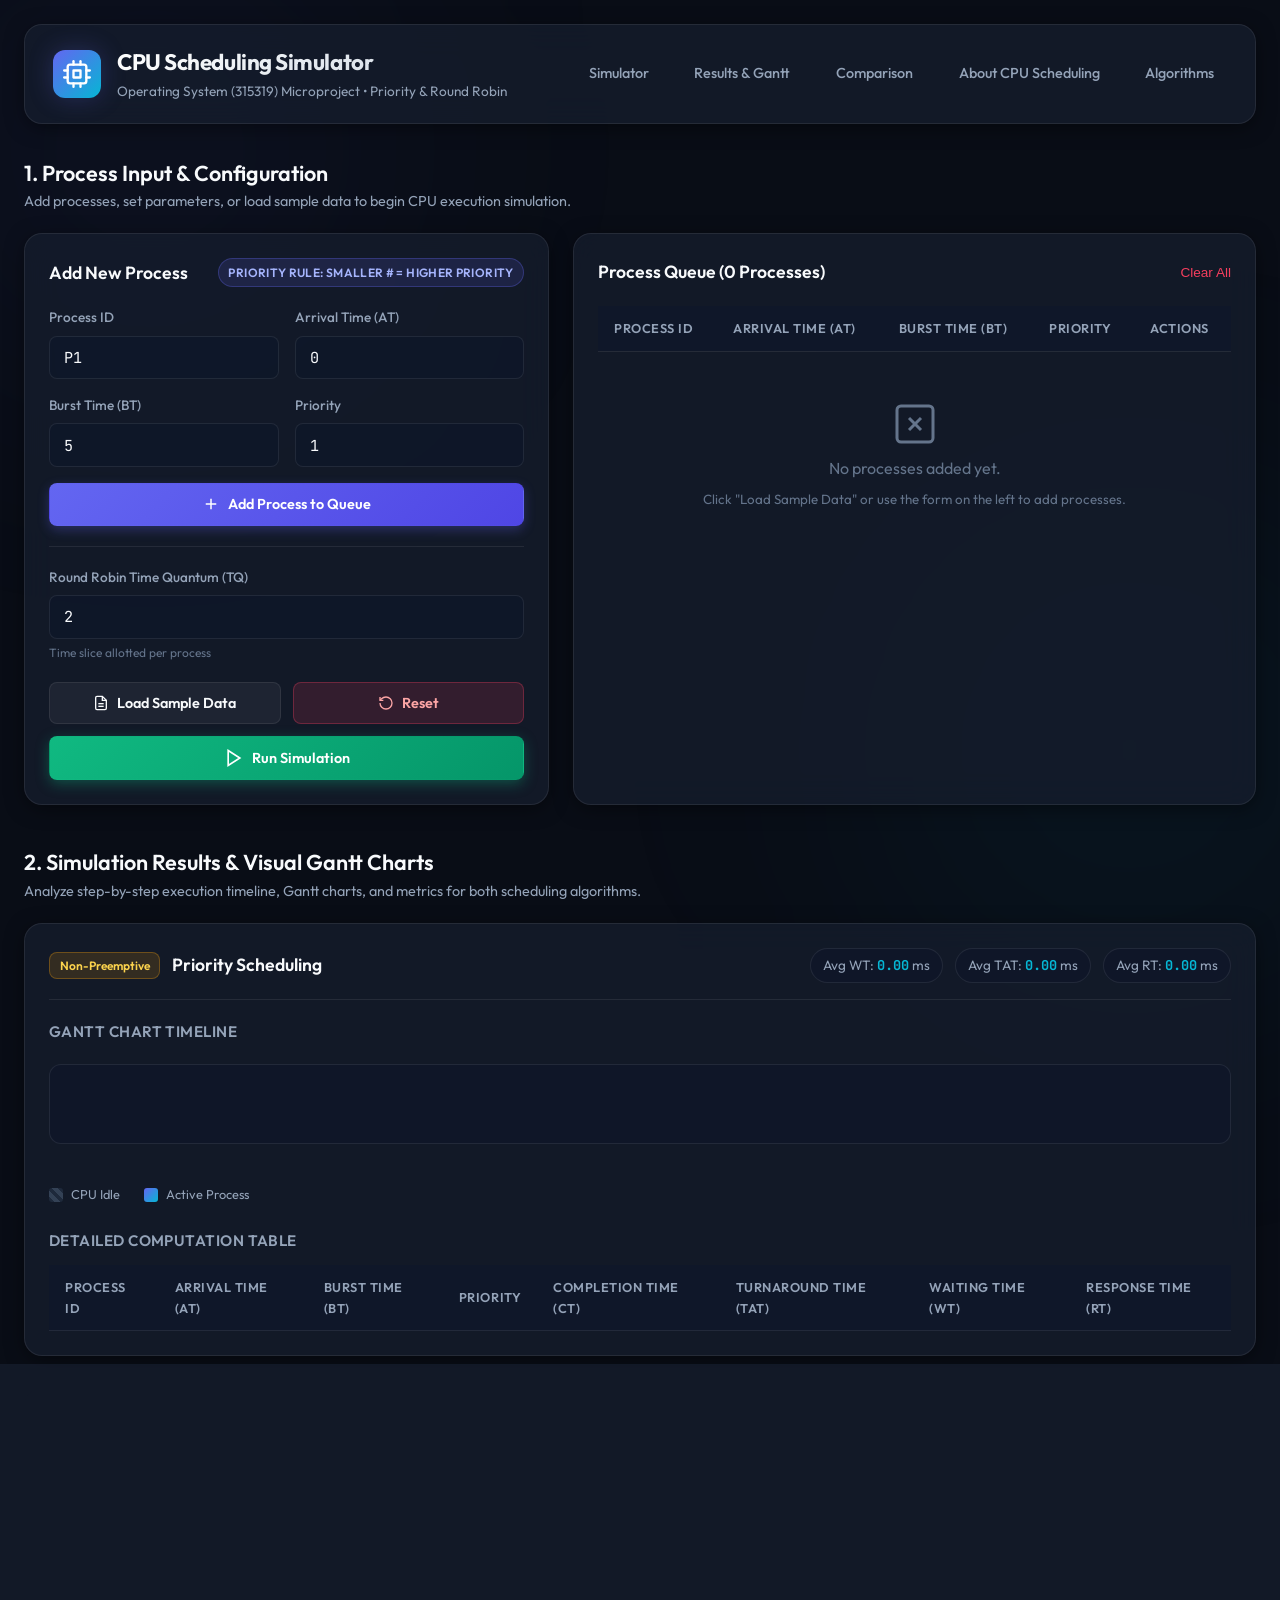
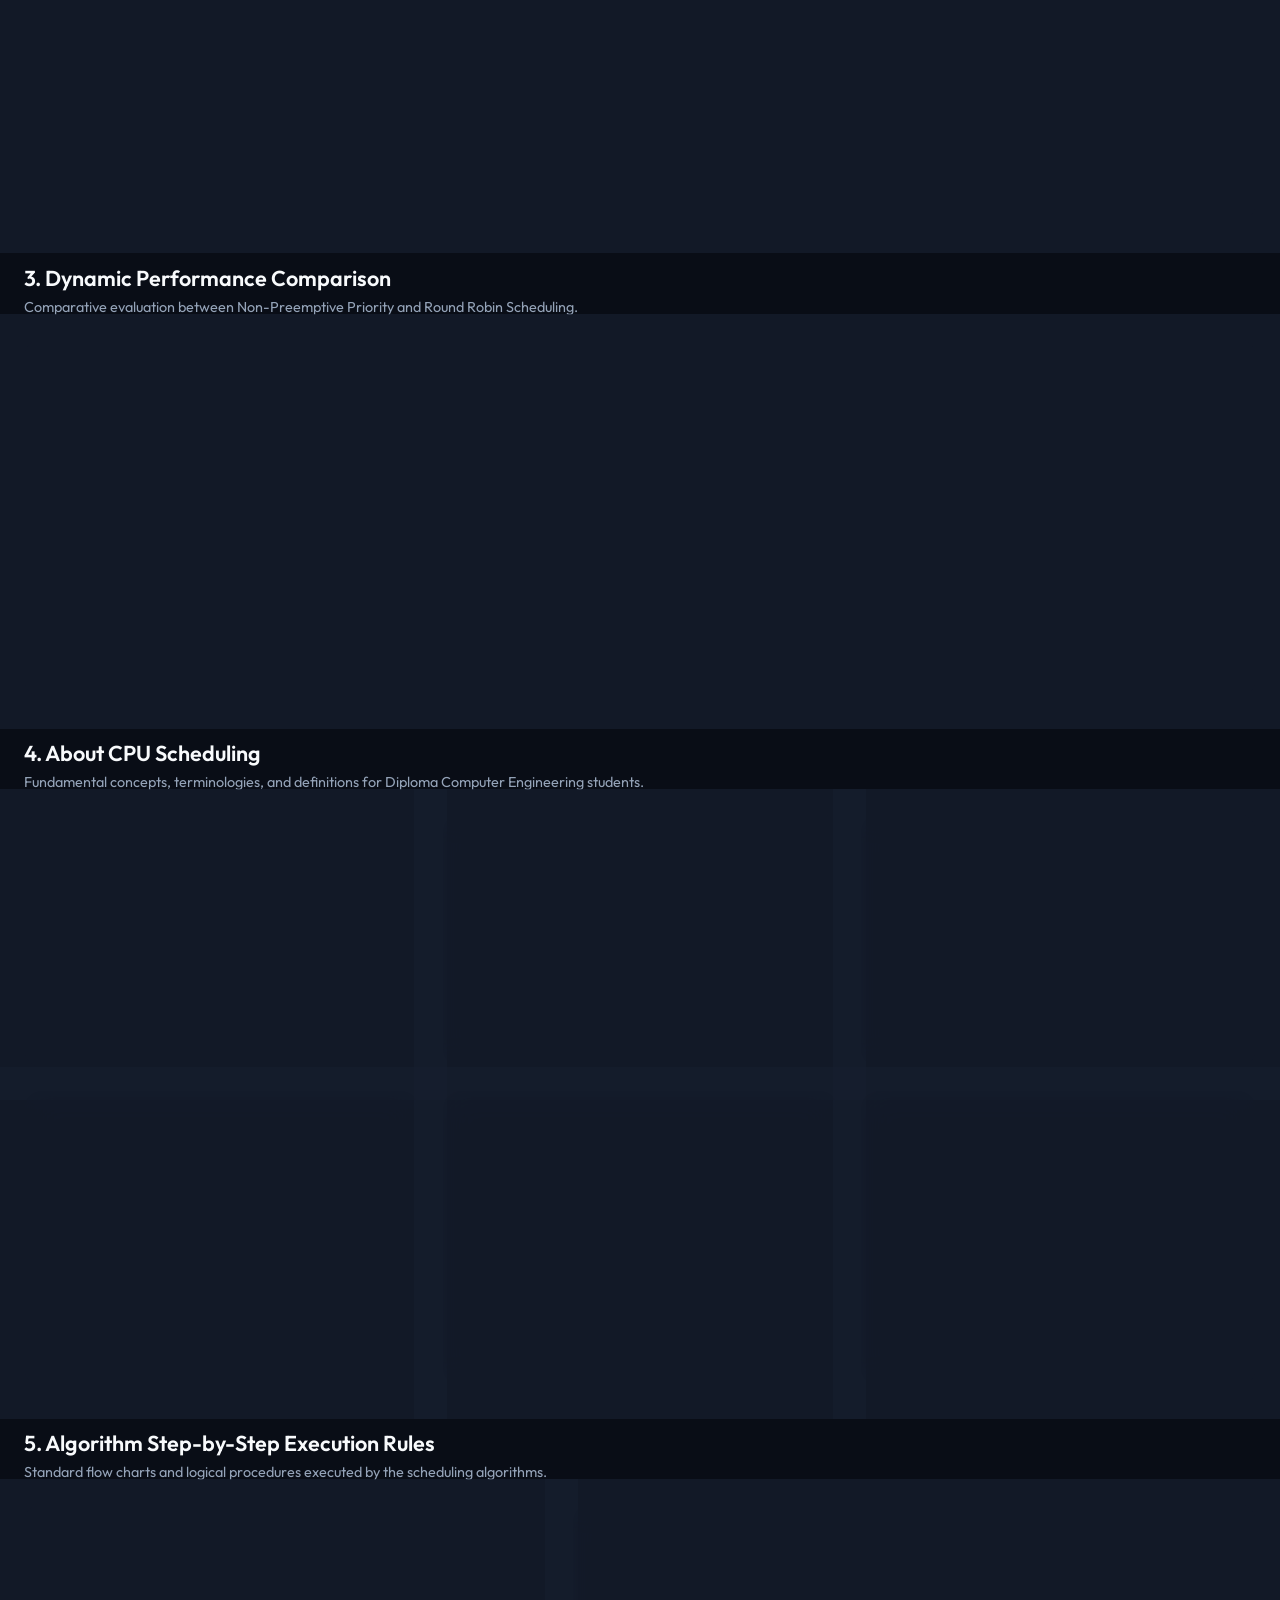
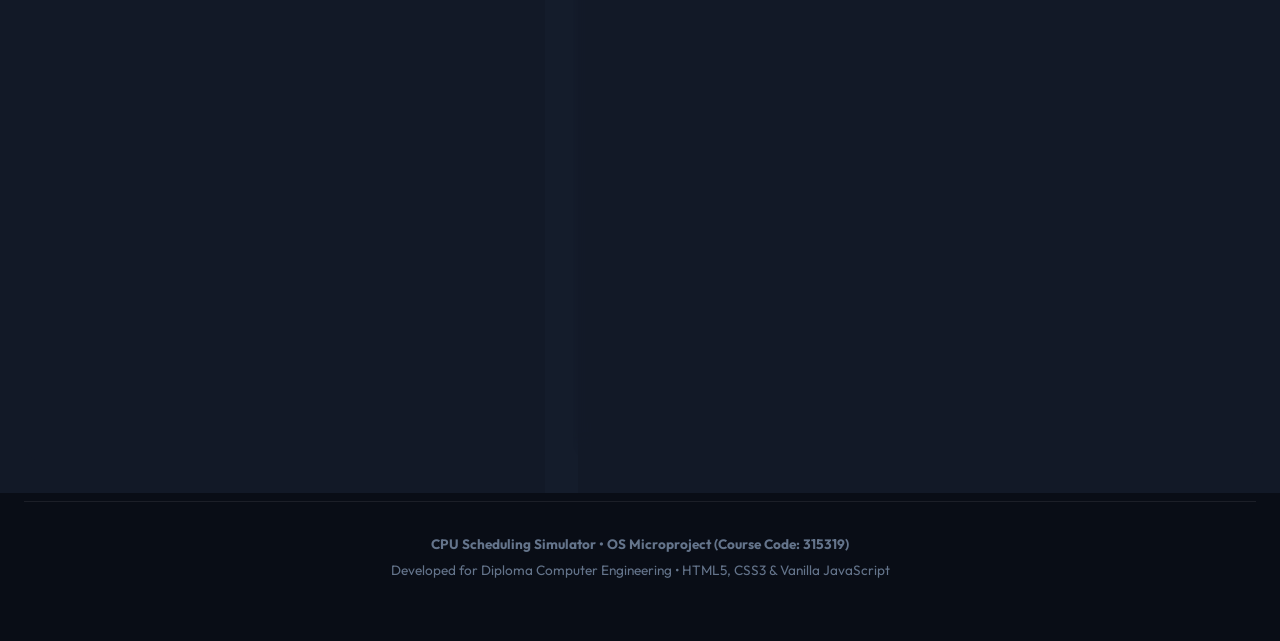
<file: index.html>
<!DOCTYPE html>
<html lang="en">
<head>
    <meta charset="UTF-8">
    <meta name="viewport" content="width=device-width, initial-scale=1.0">
    <title>CPU Scheduling Simulator | OS Microproject (315319)</title>
    <meta name="description" content="Interactive CPU Scheduling Simulator for Priority Scheduling and Round Robin algorithms created for OS Microproject 315319.">
    <!-- Google Fonts -->
    <link rel="preconnect" href="https://fonts.googleapis.com">
    <link rel="preconnect" href="https://fonts.gstatic.com" crossorigin>
    <link href="https://fonts.googleapis.com/css2?family=Outfit:wght@300;400;500;600;700&family=JetBrains+Mono:wght@400;600&display=swap" rel="stylesheet">
    <link rel="stylesheet" href="style.css">
</head>
<body>
    <!-- Background Decorator Gradients -->
    <div class="bg-glow glow-1"></div>
    <div class="bg-glow glow-2"></div>

    <div class="app-container">
        <!-- Header -->
        <header class="main-header">
            <div class="logo-area">
                <div class="logo-icon">
                    <svg width="28" height="28" viewBox="0 0 24 24" fill="none" stroke="currentColor" stroke-width="2" stroke-linecap="round" stroke-linejoin="round">
                        <rect x="4" y="4" width="16" height="16" rx="2" ry="2"></rect>
                        <rect x="9" y="9" width="6" height="6"></rect>
                        <line x1="9" y1="1" x2="9" y2="4"></line>
                        <line x1="15" y1="1" x2="15" y2="4"></line>
                        <line x1="9" y1="20" x2="9" y2="23"></line>
                        <line x1="15" y1="20" x2="15" y2="23"></line>
                        <line x1="20" y1="9" x2="23" y2="9"></line>
                        <line x1="20" y1="15" x2="23" y2="15"></line>
                        <line x1="1" y1="9" x2="4" y2="9"></line>
                        <line x1="1" y1="15" x2="4" y2="15"></line>
                    </svg>
                </div>
                <div>
                    <h1>CPU Scheduling Simulator</h1>
                    <p class="subtitle">Operating System (315319) Microproject • Priority & Round Robin</p>
                </div>
            </div>
            <nav class="nav-links">
                <a href="#input-section">Simulator</a>
                <a href="#results-section">Results & Gantt</a>
                <a href="#comparison-section">Comparison</a>
                <a href="#education-section">About CPU Scheduling</a>
                <a href="#algorithm-section">Algorithms</a>
            </nav>
        </header>

        <!-- Notification / Alert Toast -->
        <div id="toast-container" class="toast-container"></div>

        <!-- Input & Control Dashboard -->
        <section id="input-section" class="dashboard-section">
            <div class="section-header">
                <h2>1. Process Input & Configuration</h2>
                <p>Add processes, set parameters, or load sample data to begin CPU execution simulation.</p>
            </div>

            <div class="grid-layout two-column">
                <!-- Left Input Controls & Add Form -->
                <div class="glass-card">
                    <div class="card-header">
                        <h3>Add New Process</h3>
                        <span class="badge info-badge">Priority Rule: Smaller # = Higher Priority</span>
                    </div>

                    <form id="add-process-form" class="process-form">
                        <div class="form-row">
                            <div class="form-group">
                                <label for="process-id">Process ID</label>
                                <input type="text" id="process-id" placeholder="e.g. P1" required>
                            </div>
                            <div class="form-group">
                                <label for="arrival-time">Arrival Time (AT)</label>
                                <input type="number" id="arrival-time" min="0" value="0" step="1" required>
                            </div>
                        </div>

                        <div class="form-row">
                            <div class="form-group">
                                <label for="burst-time">Burst Time (BT)</label>
                                <input type="number" id="burst-time" min="1" value="5" step="1" required>
                            </div>
                            <div class="form-group">
                                <label for="priority">Priority</label>
                                <input type="number" id="priority" min="1" value="1" step="1" required>
                            </div>
                        </div>

                        <button type="submit" class="btn btn-primary full-width">
                            <svg width="18" height="18" viewBox="0 0 24 24" fill="none" stroke="currentColor" stroke-width="2"><line x1="12" y1="5" x2="12" y2="19"></line><line x1="5" y1="12" x2="19" y2="12"></line></svg>
                            Add Process to Queue
                        </button>
                    </form>

                    <hr class="divider">

                    <!-- Global Config & Action Controls -->
                    <div class="global-config">
                        <div class="form-group">
                            <label for="time-quantum">Round Robin Time Quantum (TQ)</label>
                            <div class="input-with-hint">
                                <input type="number" id="time-quantum" min="1" value="2" step="1" required>
                                <small>Time slice allotted per process</small>
                            </div>
                        </div>

                        <div class="action-buttons-grid">
                            <button id="btn-sample-data" class="btn btn-secondary">
                                <svg width="16" height="16" viewBox="0 0 24 24" fill="none" stroke="currentColor" stroke-width="2"><path d="M14 2H6a2 2 0 0 0-2 2v16a2 2 0 0 0 2 2h12a2 2 0 0 0 2-2V8z"></path><polyline points="14 2 14 8 20 8"></polyline><line x1="16" y1="13" x2="8" y2="13"></line><line x1="16" y1="17" x2="8" y2="17"></line></svg>
                                Load Sample Data
                            </button>
                            <button id="btn-reset" class="btn btn-danger">
                                <svg width="16" height="16" viewBox="0 0 24 24" fill="none" stroke="currentColor" stroke-width="2"><path d="M3 12a9 9 0 1 0 9-9 9.75 9.75 0 0 0-6.74 2.74L3 8"></path><path d="M3 3v5h5"></path></svg>
                                Reset
                            </button>
                            <button id="btn-run-simulation" class="btn btn-success span-2">
                                <svg width="20" height="20" viewBox="0 0 24 24" fill="none" stroke="currentColor" stroke-width="2"><polygon points="5 3 19 12 5 21 5 3"></polygon></svg>
                                Run Simulation
                            </button>
                        </div>
                    </div>
                </div>

                <!-- Right Process Table View -->
                <div class="glass-card">
                    <div class="card-header">
                        <h3>Process Queue (<span id="process-count">0</span> Processes)</h3>
                        <button id="btn-clear-all" class="btn-text danger-text">Clear All</button>
                    </div>

                    <div class="table-responsive">
                        <table class="styled-table" id="process-input-table">
                            <thead>
                                <tr>
                                    <th>Process ID</th>
                                    <th>Arrival Time (AT)</th>
                                    <th>Burst Time (BT)</th>
                                    <th>Priority</th>
                                    <th>Actions</th>
                                </tr>
                            </thead>
                            <tbody id="process-table-body">
                                <!-- Process rows rendered via JS -->
                            </tbody>
                        </table>
                        <div id="empty-state" class="empty-state">
                            <svg width="48" height="48" viewBox="0 0 24 24" fill="none" stroke="currentColor" stroke-width="1.5"><rect x="3" y="3" width="18" height="18" rx="2" ry="2"></rect><line x1="9" y1="9" x2="15" y2="15"></line><line x1="15" y1="9" x2="9" y2="15"></line></svg>
                            <p>No processes added yet.</p>
                            <small>Click "Load Sample Data" or use the form on the left to add processes.</small>
                        </div>
                    </div>
                </div>
            </div>
        </section>

        <!-- Simulation Results & Gantt Charts Section -->
        <section id="results-section" class="dashboard-section">
            <div class="section-header">
                <h2>2. Simulation Results & Visual Gantt Charts</h2>
                <p>Analyze step-by-step execution timeline, Gantt charts, and metrics for both scheduling algorithms.</p>
            </div>

            <!-- Priority Scheduling Card -->
            <div class="glass-card result-card margin-bottom-lg">
                <div class="card-header border-bottom">
                    <div class="algo-title">
                        <span class="algo-tag priority-tag">Non-Preemptive</span>
                        <h3>Priority Scheduling</h3>
                    </div>
                    <div class="metrics-summary" id="priority-metrics-summary">
                        <span class="metric-pill">Avg WT: <strong id="p-avg-wt">0.00</strong> ms</span>
                        <span class="metric-pill">Avg TAT: <strong id="p-avg-tat">0.00</strong> ms</span>
                        <span class="metric-pill">Avg RT: <strong id="p-avg-rt">0.00</strong> ms</span>
                    </div>
                </div>

                <div class="gantt-container-wrapper">
                    <h4 class="sub-heading">Gantt Chart Timeline</h4>
                    <div class="gantt-chart-scroll">
                        <div id="priority-gantt" class="gantt-chart">
                            <!-- Gantt blocks generated by JS -->
                        </div>
                    </div>
                    <div class="gantt-legend">
                        <span class="legend-item"><span class="legend-box idle-box"></span> CPU Idle</span>
                        <span class="legend-item"><span class="legend-box process-box"></span> Active Process</span>
                    </div>
                </div>

                <h4 class="sub-heading">Detailed Computation Table</h4>
                <div class="table-responsive">
                    <table class="styled-table result-table">
                        <thead>
                            <tr>
                                <th>Process ID</th>
                                <th>Arrival Time (AT)</th>
                                <th>Burst Time (BT)</th>
                                <th>Priority</th>
                                <th>Completion Time (CT)</th>
                                <th>Turnaround Time (TAT)</th>
                                <th>Waiting Time (WT)</th>
                                <th>Response Time (RT)</th>
                            </tr>
                        </thead>
                        <tbody id="priority-result-body">
                            <!-- Results generated by JS -->
                        </tbody>
                    </table>
                </div>
            </div>

            <!-- Round Robin Card -->
            <div class="glass-card result-card">
                <div class="card-header border-bottom">
                    <div class="algo-title">
                        <span class="algo-tag rr-tag">Preemptive</span>
                        <h3>Round Robin Scheduling (Time Quantum = <span id="display-tq">2</span>)</h3>
                    </div>
                    <div class="metrics-summary" id="rr-metrics-summary">
                        <span class="metric-pill">Avg WT: <strong id="rr-avg-wt">0.00</strong> ms</span>
                        <span class="metric-pill">Avg TAT: <strong id="rr-avg-tat">0.00</strong> ms</span>
                        <span class="metric-pill">Avg RT: <strong id="rr-avg-rt">0.00</strong> ms</span>
                    </div>
                </div>

                <div class="gantt-container-wrapper">
                    <h4 class="sub-heading">Gantt Chart Timeline</h4>
                    <div class="gantt-chart-scroll">
                        <div id="rr-gantt" class="gantt-chart">
                            <!-- Gantt blocks generated by JS -->
                        </div>
                    </div>
                    <div class="gantt-legend">
                        <span class="legend-item"><span class="legend-box idle-box"></span> CPU Idle</span>
                        <span class="legend-item"><span class="legend-box process-box"></span> Active Process</span>
                    </div>
                </div>

                <h4 class="sub-heading">Detailed Computation Table</h4>
                <div class="table-responsive">
                    <table class="styled-table result-table">
                        <thead>
                            <tr>
                                <th>Process ID</th>
                                <th>Arrival Time (AT)</th>
                                <th>Burst Time (BT)</th>
                                <th>Priority</th>
                                <th>Completion Time (CT)</th>
                                <th>Turnaround Time (TAT)</th>
                                <th>Waiting Time (WT)</th>
                                <th>Response Time (RT)</th>
                            </tr>
                        </thead>
                        <tbody id="rr-result-body">
                            <!-- Results generated by JS -->
                        </tbody>
                    </table>
                </div>
            </div>
        </section>

        <!-- Performance Comparison Section -->
        <section id="comparison-section" class="dashboard-section">
            <div class="section-header">
                <h2>3. Dynamic Performance Comparison</h2>
                <p>Comparative evaluation between Non-Preemptive Priority and Round Robin Scheduling.</p>
            </div>

            <div class="glass-card">
                <div class="comparison-grid">
                    <!-- Average Waiting Time Comparison -->
                    <div class="comparison-card">
                        <h4>Average Waiting Time (WT)</h4>
                        <div class="stat-bars">
                            <div class="stat-row">
                                <span class="stat-label">Priority Scheduling</span>
                                <span class="stat-val" id="comp-p-wt">0.00 ms</span>
                                <div class="bar-bg"><div class="bar-fill priority-bar" id="bar-p-wt" style="width: 0%;"></div></div>
                            </div>
                            <div class="stat-row">
                                <span class="stat-label">Round Robin</span>
                                <span class="stat-val" id="comp-rr-wt">0.00 ms</span>
                                <div class="bar-bg"><div class="bar-fill rr-bar" id="bar-rr-wt" style="width: 0%;"></div></div>
                            </div>
                        </div>
                    </div>

                    <!-- Average Turnaround Time Comparison -->
                    <div class="comparison-card">
                        <h4>Average Turnaround Time (TAT)</h4>
                        <div class="stat-bars">
                            <div class="stat-row">
                                <span class="stat-label">Priority Scheduling</span>
                                <span class="stat-val" id="comp-p-tat">0.00 ms</span>
                                <div class="bar-bg"><div class="bar-fill priority-bar" id="bar-p-tat" style="width: 0%;"></div></div>
                            </div>
                            <div class="stat-row">
                                <span class="stat-label">Round Robin</span>
                                <span class="stat-val" id="comp-rr-tat">0.00 ms</span>
                                <div class="bar-bg"><div class="bar-fill rr-bar" id="bar-rr-tat" style="width: 0%;"></div></div>
                            </div>
                        </div>
                    </div>
                </div>

                <!-- Dynamic Conclusion Banner -->
                <div class="conclusion-box" id="conclusion-box">
                    <div class="conclusion-icon">
                        <svg width="24" height="24" viewBox="0 0 24 24" fill="none" stroke="currentColor" stroke-width="2"><circle cx="12" cy="12" r="10"></circle><line x1="12" y1="16" x2="12" y2="12"></line><line x1="12" y1="8" x2="12.01" y2="8"></line></svg>
                    </div>
                    <div>
                        <h4 id="conclusion-title">Algorithm Performance Analysis</h4>
                        <p id="conclusion-text">Run the simulation to see dynamic performance comparison results based on your process queue input.</p>
                    </div>
                </div>
            </div>
        </section>

        <!-- Educational Explanation Section -->
        <section id="education-section" class="dashboard-section">
            <div class="section-header">
                <h2>4. About CPU Scheduling</h2>
                <p>Fundamental concepts, terminologies, and definitions for Diploma Computer Engineering students.</p>
            </div>

            <div class="grid-layout three-column">
                <div class="glass-card edu-card">
                    <div class="edu-icon"><svg width="24" height="24" viewBox="0 0 24 24" fill="none" stroke="currentColor" stroke-width="2"><rect x="2" y="3" width="20" height="14" rx="2" ry="2"></rect><line x1="8" y1="21" x2="16" y2="21"></line><line x1="12" y1="17" x2="12" y2="21"></line></svg></div>
                    <h3>What is CPU Scheduling?</h3>
                    <p>CPU Scheduling is the process by which the Operating System decides which process in the ready queue gets access to the CPU for execution, maximizing CPU utilization and system throughput.</p>
                </div>

                <div class="glass-card edu-card">
                    <div class="edu-icon"><svg width="24" height="24" viewBox="0 0 24 24" fill="none" stroke="currentColor" stroke-width="2"><line x1="18" y1="20" x2="18" y2="10"></line><line x1="12" y1="20" x2="12" y2="4"></line><line x1="6" y1="20" x2="6" y2="14"></line></svg></div>
                    <h3>Priority Scheduling</h3>
                    <p>Each process is assigned a priority value. The CPU is allocated to the process with the highest priority (in our simulator, smaller priority number = higher priority). In non-preemptive mode, once running, it executes till completion.</p>
                </div>

                <div class="glass-card edu-card">
                    <div class="edu-icon"><svg width="24" height="24" viewBox="0 0 24 24" fill="none" stroke="currentColor" stroke-width="2"><polyline points="23 4 23 10 17 10"></polyline><path d="M20.49 15a9 9 0 1 1-2.12-9.36L23 10"></path></svg></div>
                    <h3>Round Robin (RR)</h3>
                    <p>A preemptive algorithm designed for time-sharing systems. Each process is given a small fixed slice of CPU time called a <strong>Time Quantum</strong>. If incomplete, it is moved to the back of the ready queue.</p>
                </div>

                <div class="glass-card edu-card">
                    <div class="edu-icon"><svg width="24" height="24" viewBox="0 0 24 24" fill="none" stroke="currentColor" stroke-width="2"><path d="M16 21v-2a4 4 0 0 0-4-4H5a4 4 0 0 0-4 4v2"></path><circle cx="8.5" cy="7" r="4"></circle><polyline points="17 11 19 13 23 9"></polyline></svg></div>
                    <h3>Preemptive vs Non-Preemptive</h3>
                    <p><strong>Preemptive:</strong> The OS can interrupt a running process before it finishes (e.g., Round Robin).<br><strong>Non-Preemptive:</strong> Once a process starts CPU execution, it holds the CPU until it finishes or requests I/O.</p>
                </div>

                <div class="glass-card edu-card">
                    <div class="edu-icon"><svg width="24" height="24" viewBox="0 0 24 24" fill="none" stroke="currentColor" stroke-width="2"><circle cx="12" cy="12" r="10"></circle><polyline points="12 6 12 12 16 14"></polyline></svg></div>
                    <h3>Key Time Metrics</h3>
                    <ul>
                        <li><strong>Arrival Time (AT):</strong> Time when process enters Ready Queue.</li>
                        <li><strong>Burst Time (BT):</strong> CPU execution time required by the process.</li>
                        <li><strong>Time Quantum (TQ):</strong> Fixed CPU time slice allotted per turn in Round Robin.</li>
                    </ul>
                </div>

                <div class="glass-card edu-card">
                    <div class="edu-icon"><svg width="24" height="24" viewBox="0 0 24 24" fill="none" stroke="currentColor" stroke-width="2"><path d="M4 19.5A2.5 2.5 0 0 1 6.5 17H20"></path><path d="M6.5 2H20v20H6.5A2.5 2.5 0 0 1 4 19.5v-15A2.5 2.5 0 0 1 6.5 2z"></path></svg></div>
                    <h3>Formula Reference</h3>
                    <ul>
                        <li><strong>Completion Time (CT):</strong> Time at which process finishes.</li>
                        <li><strong>Turnaround Time (TAT):</strong> <code>TAT = CT - AT</code></li>
                        <li><strong>Waiting Time (WT):</strong> <code>WT = TAT - BT</code></li>
                        <li><strong>Response Time (RT):</strong> <code>RT = First Start Time - AT</code></li>
                    </ul>
                </div>
            </div>
        </section>

        <!-- Algorithm Step-by-Step Section -->
        <section id="algorithm-section" class="dashboard-section">
            <div class="section-header">
                <h2>5. Algorithm Step-by-Step Execution Rules</h2>
                <p>Standard flow charts and logical procedures executed by the scheduling algorithms.</p>
            </div>

            <div class="grid-layout two-column">
                <div class="glass-card">
                    <div class="card-header border-bottom">
                        <h3>Non-Preemptive Priority Scheduling Steps</h3>
                    </div>
                    <ol class="algo-steps">
                        <li><strong>Start:</strong> Initialize current time = 0 and mark all processes as incomplete.</li>
                        <li><strong>Read Input:</strong> Read Process ID, Arrival Time (AT), Burst Time (BT), and Priority.</li>
                        <li><strong>Check Arrived Processes:</strong> Identify all processes with <code>AT &le; Current Time</code> that haven't executed.</li>
                        <li><strong>Select Highest Priority:</strong> Pick the process with the smallest priority number. If tie, select smallest AT.</li>
                        <li><strong>Execute Process:</strong> Run process completely for its full Burst Time (BT). Advance <code>Current Time += BT</code>.</li>
                        <li><strong>Compute Metrics:</strong> Calculate CT, <code>TAT = CT - AT</code>, <code>WT = TAT - BT</code>, and <code>RT = First Start Time - AT</code>.</li>
                        <li><strong>Check CPU Idle:</strong> If no process has arrived, advance time to next process AT.</li>
                        <li><strong>Repeat:</strong> Continue until all processes finish execution.</li>
                        <li><strong>Display Output:</strong> Render Gantt Chart timeline, calculation table, and averages.</li>
                    </ol>
                </div>

                <div class="glass-card">
                    <div class="card-header border-bottom">
                        <h3>Preemptive Round Robin Scheduling Steps</h3>
                    </div>
                    <ol class="algo-steps">
                        <li><strong>Start:</strong> Initialize ready queue, current time = 0, and track remaining burst times.</li>
                        <li><strong>Read Input:</strong> Read Process ID, Arrival Time (AT), Burst Time (BT), and Time Quantum (TQ).</li>
                        <li><strong>Initialize Queue:</strong> Add all processes with <code>AT = 0</code> into the ready queue.</li>
                        <li><strong>Dequeue Process:</strong> Take the first process from the front of the ready queue.</li>
                        <li><strong>Execute Time Quantum:</strong> Execute for <code>min(Remaining BT, TQ)</code>. Advance current time.</li>
                        <li><strong>Enqueue New Arrivals:</strong> Add any processes that arrived during this time interval to the back of the ready queue.</li>
                        <li><strong>Re-queue / Finish:</strong> If process has remaining BT, push it to back of queue. Otherwise, set CT.</li>
                        <li><strong>Handle Idle CPU:</strong> If ready queue is empty and processes remain, advance time to next arrival.</li>
                        <li><strong>Calculate Results:</strong> Compute CT, TAT, WT, and RT for each process.</li>
                        <li><strong>Display Output:</strong> Render Round Robin Gantt Chart and summary statistics.</li>
                    </ol>
                </div>
            </div>
        </section>

        <!-- Footer -->
        <footer class="main-footer">
            <p><strong>CPU Scheduling Simulator • OS Microproject (Course Code: 315319)</strong></p>
            <p>Developed for Diploma Computer Engineering • HTML5, CSS3 &amp; Vanilla JavaScript</p>
        </footer>
    </div>

    <script src="script.js"></script>
</body>
</html>
</file>
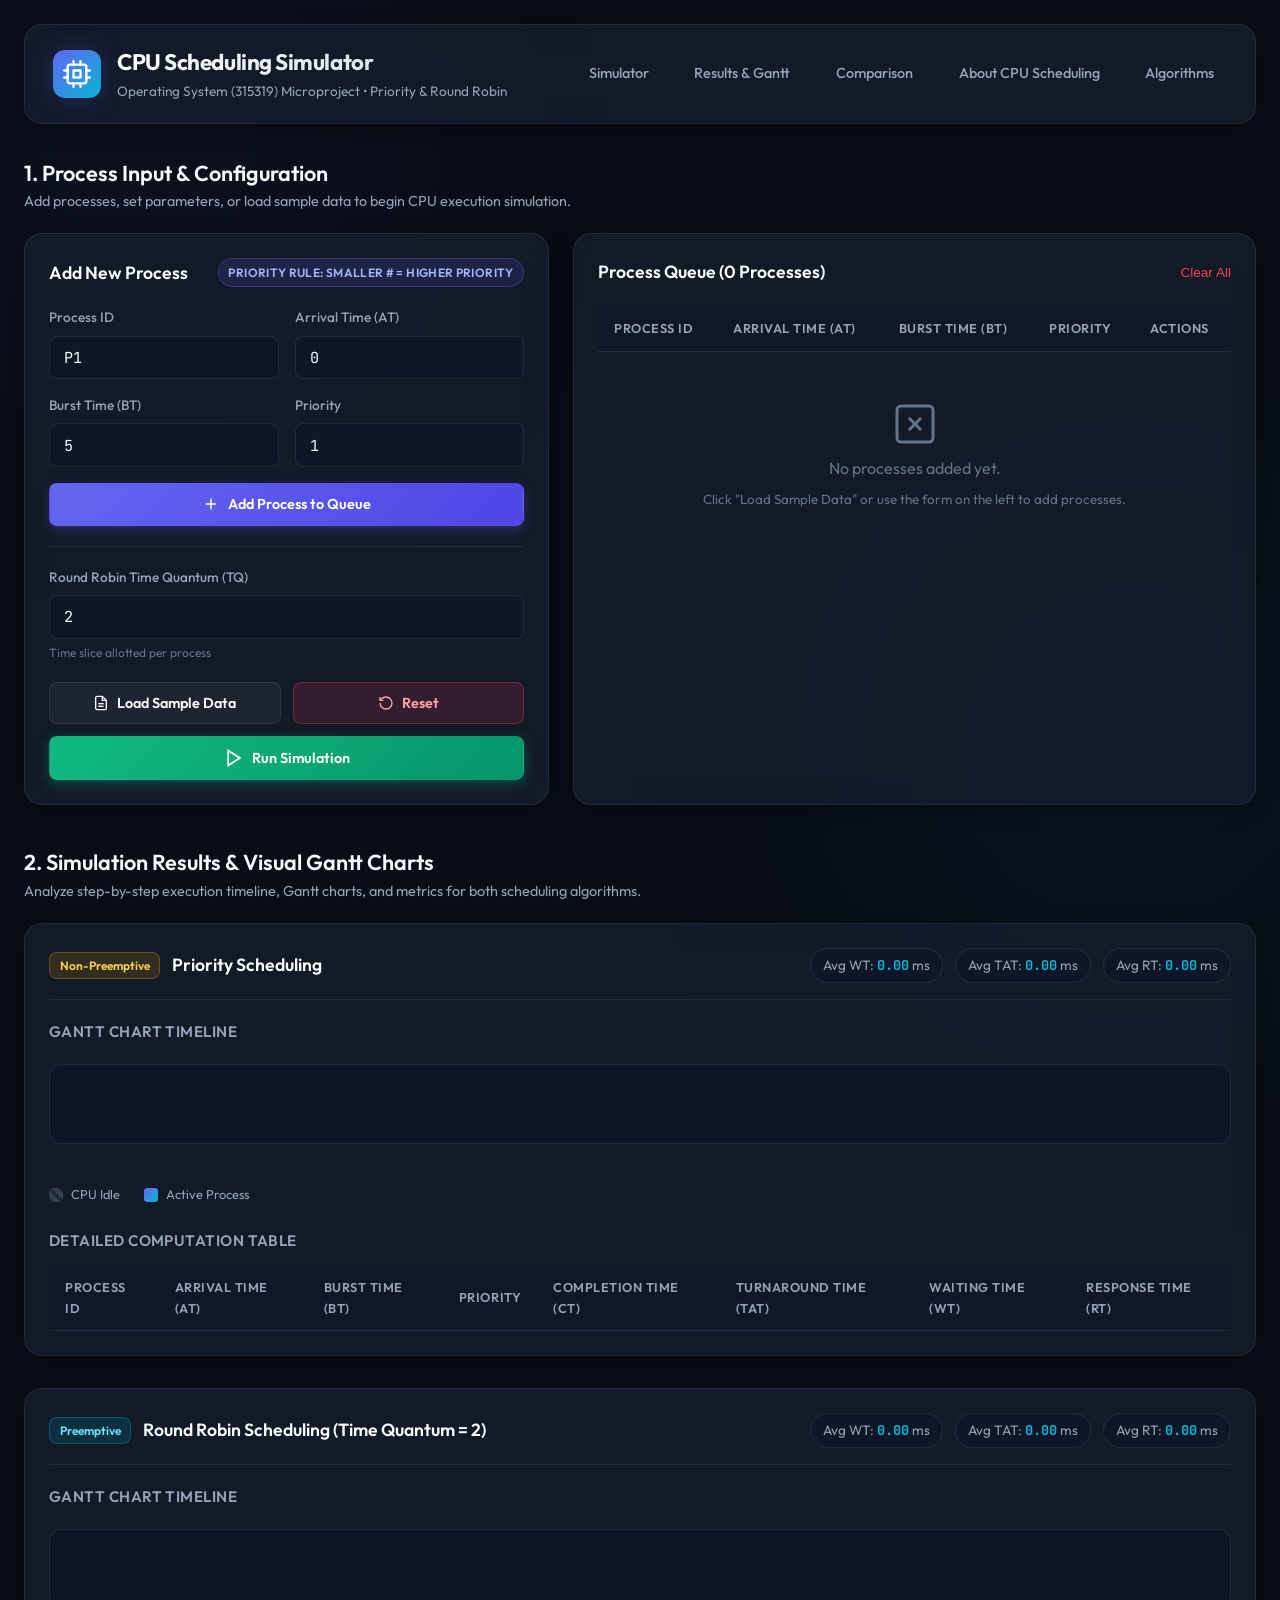
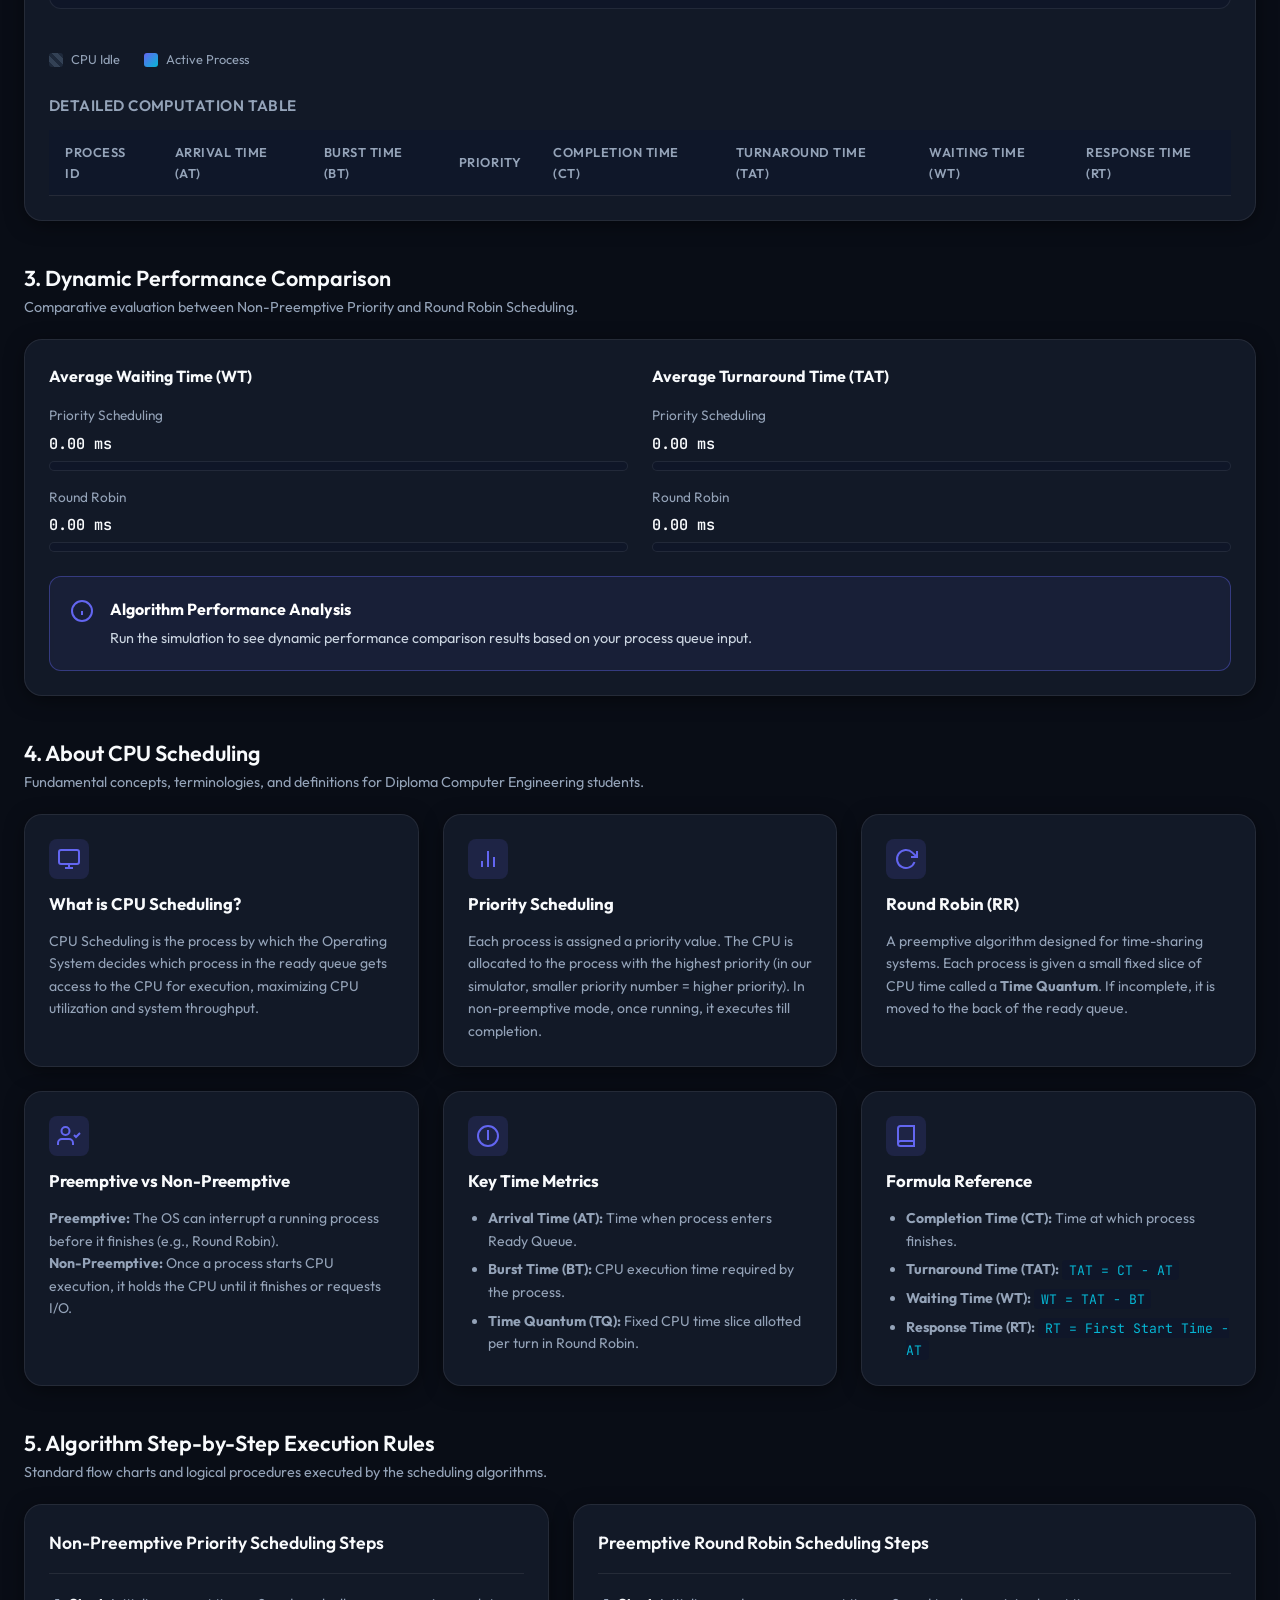
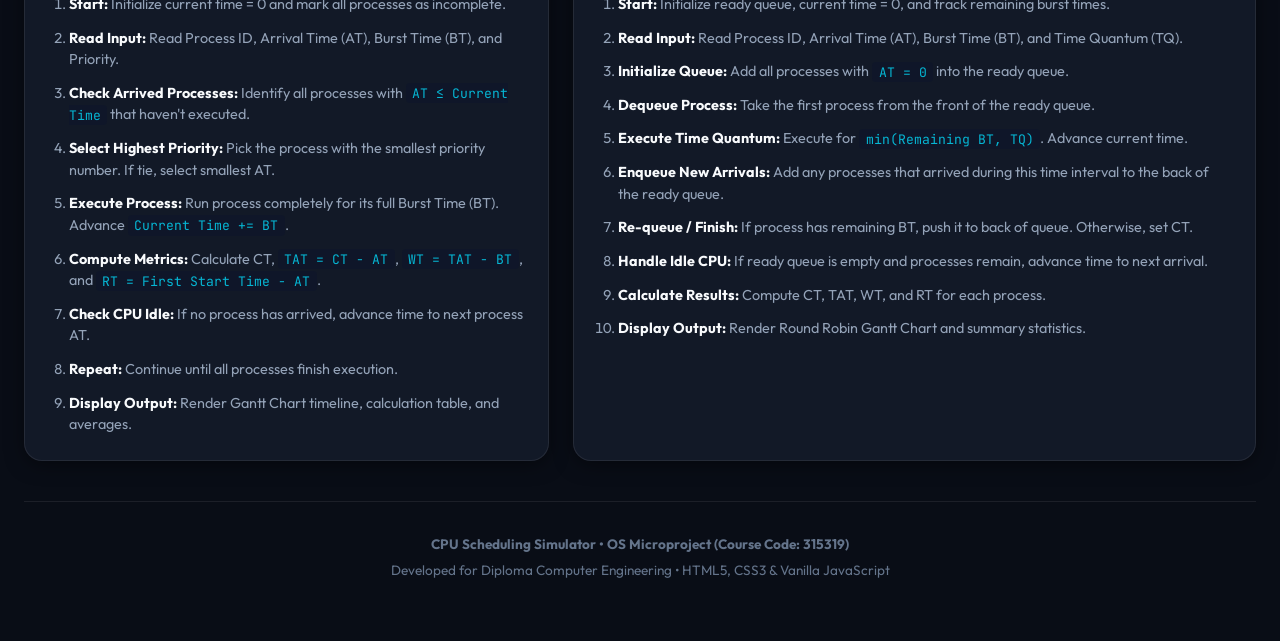
<file: CPU-Scheduling-Simulator/index.html>
<!DOCTYPE html>
<html lang="en">
<head>
    <meta charset="UTF-8">
    <meta name="viewport" content="width=device-width, initial-scale=1.0">
    <title>CPU Scheduling Simulator | OS Microproject (315319)</title>
    <meta name="description" content="Interactive CPU Scheduling Simulator for Priority Scheduling and Round Robin algorithms created for OS Microproject 315319.">
    <!-- Google Fonts -->
    <link rel="preconnect" href="https://fonts.googleapis.com">
    <link rel="preconnect" href="https://fonts.gstatic.com" crossorigin>
    <link href="https://fonts.googleapis.com/css2?family=Outfit:wght@300;400;500;600;700&family=JetBrains+Mono:wght@400;600&display=swap" rel="stylesheet">
    <link rel="stylesheet" href="style.css">
</head>
<body>
    <!-- Background Decorator Gradients -->
    <div class="bg-glow glow-1"></div>
    <div class="bg-glow glow-2"></div>

    <div class="app-container">
        <!-- Header -->
        <header class="main-header">
            <div class="logo-area">
                <div class="logo-icon">
                    <svg width="28" height="28" viewBox="0 0 24 24" fill="none" stroke="currentColor" stroke-width="2" stroke-linecap="round" stroke-linejoin="round">
                        <rect x="4" y="4" width="16" height="16" rx="2" ry="2"></rect>
                        <rect x="9" y="9" width="6" height="6"></rect>
                        <line x1="9" y1="1" x2="9" y2="4"></line>
                        <line x1="15" y1="1" x2="15" y2="4"></line>
                        <line x1="9" y1="20" x2="9" y2="23"></line>
                        <line x1="15" y1="20" x2="15" y2="23"></line>
                        <line x1="20" y1="9" x2="23" y2="9"></line>
                        <line x1="20" y1="15" x2="23" y2="15"></line>
                        <line x1="1" y1="9" x2="4" y2="9"></line>
                        <line x1="1" y1="15" x2="4" y2="15"></line>
                    </svg>
                </div>
                <div>
                    <h1>CPU Scheduling Simulator</h1>
                    <p class="subtitle">Operating System (315319) Microproject • Priority & Round Robin</p>
                </div>
            </div>
            <nav class="nav-links">
                <a href="#input-section">Simulator</a>
                <a href="#results-section">Results & Gantt</a>
                <a href="#comparison-section">Comparison</a>
                <a href="#education-section">About CPU Scheduling</a>
                <a href="#algorithm-section">Algorithms</a>
            </nav>
        </header>

        <!-- Notification / Alert Toast -->
        <div id="toast-container" class="toast-container"></div>

        <!-- Input & Control Dashboard -->
        <section id="input-section" class="dashboard-section">
            <div class="section-header">
                <h2>1. Process Input & Configuration</h2>
                <p>Add processes, set parameters, or load sample data to begin CPU execution simulation.</p>
            </div>

            <div class="grid-layout two-column">
                <!-- Left Input Controls & Add Form -->
                <div class="glass-card">
                    <div class="card-header">
                        <h3>Add New Process</h3>
                        <span class="badge info-badge">Priority Rule: Smaller # = Higher Priority</span>
                    </div>

                    <form id="add-process-form" class="process-form">
                        <div class="form-row">
                            <div class="form-group">
                                <label for="process-id">Process ID</label>
                                <input type="text" id="process-id" placeholder="e.g. P1" required>
                            </div>
                            <div class="form-group">
                                <label for="arrival-time">Arrival Time (AT)</label>
                                <input type="number" id="arrival-time" min="0" value="0" step="1" required>
                            </div>
                        </div>

                        <div class="form-row">
                            <div class="form-group">
                                <label for="burst-time">Burst Time (BT)</label>
                                <input type="number" id="burst-time" min="1" value="5" step="1" required>
                            </div>
                            <div class="form-group">
                                <label for="priority">Priority</label>
                                <input type="number" id="priority" min="1" value="1" step="1" required>
                            </div>
                        </div>

                        <button type="submit" class="btn btn-primary full-width">
                            <svg width="18" height="18" viewBox="0 0 24 24" fill="none" stroke="currentColor" stroke-width="2"><line x1="12" y1="5" x2="12" y2="19"></line><line x1="5" y1="12" x2="19" y2="12"></line></svg>
                            Add Process to Queue
                        </button>
                    </form>

                    <hr class="divider">

                    <!-- Global Config & Action Controls -->
                    <div class="global-config">
                        <div class="form-group">
                            <label for="time-quantum">Round Robin Time Quantum (TQ)</label>
                            <div class="input-with-hint">
                                <input type="number" id="time-quantum" min="1" value="2" step="1" required>
                                <small>Time slice allotted per process</small>
                            </div>
                        </div>

                        <div class="action-buttons-grid">
                            <button id="btn-sample-data" class="btn btn-secondary">
                                <svg width="16" height="16" viewBox="0 0 24 24" fill="none" stroke="currentColor" stroke-width="2"><path d="M14 2H6a2 2 0 0 0-2 2v16a2 2 0 0 0 2 2h12a2 2 0 0 0 2-2V8z"></path><polyline points="14 2 14 8 20 8"></polyline><line x1="16" y1="13" x2="8" y2="13"></line><line x1="16" y1="17" x2="8" y2="17"></line></svg>
                                Load Sample Data
                            </button>
                            <button id="btn-reset" class="btn btn-danger">
                                <svg width="16" height="16" viewBox="0 0 24 24" fill="none" stroke="currentColor" stroke-width="2"><path d="M3 12a9 9 0 1 0 9-9 9.75 9.75 0 0 0-6.74 2.74L3 8"></path><path d="M3 3v5h5"></path></svg>
                                Reset
                            </button>
                            <button id="btn-run-simulation" class="btn btn-success span-2">
                                <svg width="20" height="20" viewBox="0 0 24 24" fill="none" stroke="currentColor" stroke-width="2"><polygon points="5 3 19 12 5 21 5 3"></polygon></svg>
                                Run Simulation
                            </button>
                        </div>
                    </div>
                </div>

                <!-- Right Process Table View -->
                <div class="glass-card">
                    <div class="card-header">
                        <h3>Process Queue (<span id="process-count">0</span> Processes)</h3>
                        <button id="btn-clear-all" class="btn-text danger-text">Clear All</button>
                    </div>

                    <div class="table-responsive">
                        <table class="styled-table" id="process-input-table">
                            <thead>
                                <tr>
                                    <th>Process ID</th>
                                    <th>Arrival Time (AT)</th>
                                    <th>Burst Time (BT)</th>
                                    <th>Priority</th>
                                    <th>Actions</th>
                                </tr>
                            </thead>
                            <tbody id="process-table-body">
                                <!-- Process rows rendered via JS -->
                            </tbody>
                        </table>
                        <div id="empty-state" class="empty-state">
                            <svg width="48" height="48" viewBox="0 0 24 24" fill="none" stroke="currentColor" stroke-width="1.5"><rect x="3" y="3" width="18" height="18" rx="2" ry="2"></rect><line x1="9" y1="9" x2="15" y2="15"></line><line x1="15" y1="9" x2="9" y2="15"></line></svg>
                            <p>No processes added yet.</p>
                            <small>Click "Load Sample Data" or use the form on the left to add processes.</small>
                        </div>
                    </div>
                </div>
            </div>
        </section>

        <!-- Simulation Results & Gantt Charts Section -->
        <section id="results-section" class="dashboard-section">
            <div class="section-header">
                <h2>2. Simulation Results & Visual Gantt Charts</h2>
                <p>Analyze step-by-step execution timeline, Gantt charts, and metrics for both scheduling algorithms.</p>
            </div>

            <!-- Priority Scheduling Card -->
            <div class="glass-card result-card margin-bottom-lg">
                <div class="card-header border-bottom">
                    <div class="algo-title">
                        <span class="algo-tag priority-tag">Non-Preemptive</span>
                        <h3>Priority Scheduling</h3>
                    </div>
                    <div class="metrics-summary" id="priority-metrics-summary">
                        <span class="metric-pill">Avg WT: <strong id="p-avg-wt">0.00</strong> ms</span>
                        <span class="metric-pill">Avg TAT: <strong id="p-avg-tat">0.00</strong> ms</span>
                        <span class="metric-pill">Avg RT: <strong id="p-avg-rt">0.00</strong> ms</span>
                    </div>
                </div>

                <div class="gantt-container-wrapper">
                    <h4 class="sub-heading">Gantt Chart Timeline</h4>
                    <div class="gantt-chart-scroll">
                        <div id="priority-gantt" class="gantt-chart">
                            <!-- Gantt blocks generated by JS -->
                        </div>
                    </div>
                    <div class="gantt-legend">
                        <span class="legend-item"><span class="legend-box idle-box"></span> CPU Idle</span>
                        <span class="legend-item"><span class="legend-box process-box"></span> Active Process</span>
                    </div>
                </div>

                <h4 class="sub-heading">Detailed Computation Table</h4>
                <div class="table-responsive">
                    <table class="styled-table result-table">
                        <thead>
                            <tr>
                                <th>Process ID</th>
                                <th>Arrival Time (AT)</th>
                                <th>Burst Time (BT)</th>
                                <th>Priority</th>
                                <th>Completion Time (CT)</th>
                                <th>Turnaround Time (TAT)</th>
                                <th>Waiting Time (WT)</th>
                                <th>Response Time (RT)</th>
                            </tr>
                        </thead>
                        <tbody id="priority-result-body">
                            <!-- Results generated by JS -->
                        </tbody>
                    </table>
                </div>
            </div>

            <!-- Round Robin Card -->
            <div class="glass-card result-card">
                <div class="card-header border-bottom">
                    <div class="algo-title">
                        <span class="algo-tag rr-tag">Preemptive</span>
                        <h3>Round Robin Scheduling (Time Quantum = <span id="display-tq">2</span>)</h3>
                    </div>
                    <div class="metrics-summary" id="rr-metrics-summary">
                        <span class="metric-pill">Avg WT: <strong id="rr-avg-wt">0.00</strong> ms</span>
                        <span class="metric-pill">Avg TAT: <strong id="rr-avg-tat">0.00</strong> ms</span>
                        <span class="metric-pill">Avg RT: <strong id="rr-avg-rt">0.00</strong> ms</span>
                    </div>
                </div>

                <div class="gantt-container-wrapper">
                    <h4 class="sub-heading">Gantt Chart Timeline</h4>
                    <div class="gantt-chart-scroll">
                        <div id="rr-gantt" class="gantt-chart">
                            <!-- Gantt blocks generated by JS -->
                        </div>
                    </div>
                    <div class="gantt-legend">
                        <span class="legend-item"><span class="legend-box idle-box"></span> CPU Idle</span>
                        <span class="legend-item"><span class="legend-box process-box"></span> Active Process</span>
                    </div>
                </div>

                <h4 class="sub-heading">Detailed Computation Table</h4>
                <div class="table-responsive">
                    <table class="styled-table result-table">
                        <thead>
                            <tr>
                                <th>Process ID</th>
                                <th>Arrival Time (AT)</th>
                                <th>Burst Time (BT)</th>
                                <th>Priority</th>
                                <th>Completion Time (CT)</th>
                                <th>Turnaround Time (TAT)</th>
                                <th>Waiting Time (WT)</th>
                                <th>Response Time (RT)</th>
                            </tr>
                        </thead>
                        <tbody id="rr-result-body">
                            <!-- Results generated by JS -->
                        </tbody>
                    </table>
                </div>
            </div>
        </section>

        <!-- Performance Comparison Section -->
        <section id="comparison-section" class="dashboard-section">
            <div class="section-header">
                <h2>3. Dynamic Performance Comparison</h2>
                <p>Comparative evaluation between Non-Preemptive Priority and Round Robin Scheduling.</p>
            </div>

            <div class="glass-card">
                <div class="comparison-grid">
                    <!-- Average Waiting Time Comparison -->
                    <div class="comparison-card">
                        <h4>Average Waiting Time (WT)</h4>
                        <div class="stat-bars">
                            <div class="stat-row">
                                <span class="stat-label">Priority Scheduling</span>
                                <span class="stat-val" id="comp-p-wt">0.00 ms</span>
                                <div class="bar-bg"><div class="bar-fill priority-bar" id="bar-p-wt" style="width: 0%;"></div></div>
                            </div>
                            <div class="stat-row">
                                <span class="stat-label">Round Robin</span>
                                <span class="stat-val" id="comp-rr-wt">0.00 ms</span>
                                <div class="bar-bg"><div class="bar-fill rr-bar" id="bar-rr-wt" style="width: 0%;"></div></div>
                            </div>
                        </div>
                    </div>

                    <!-- Average Turnaround Time Comparison -->
                    <div class="comparison-card">
                        <h4>Average Turnaround Time (TAT)</h4>
                        <div class="stat-bars">
                            <div class="stat-row">
                                <span class="stat-label">Priority Scheduling</span>
                                <span class="stat-val" id="comp-p-tat">0.00 ms</span>
                                <div class="bar-bg"><div class="bar-fill priority-bar" id="bar-p-tat" style="width: 0%;"></div></div>
                            </div>
                            <div class="stat-row">
                                <span class="stat-label">Round Robin</span>
                                <span class="stat-val" id="comp-rr-tat">0.00 ms</span>
                                <div class="bar-bg"><div class="bar-fill rr-bar" id="bar-rr-tat" style="width: 0%;"></div></div>
                            </div>
                        </div>
                    </div>
                </div>

                <!-- Dynamic Conclusion Banner -->
                <div class="conclusion-box" id="conclusion-box">
                    <div class="conclusion-icon">
                        <svg width="24" height="24" viewBox="0 0 24 24" fill="none" stroke="currentColor" stroke-width="2"><circle cx="12" cy="12" r="10"></circle><line x1="12" y1="16" x2="12" y2="12"></line><line x1="12" y1="8" x2="12.01" y2="8"></line></svg>
                    </div>
                    <div>
                        <h4 id="conclusion-title">Algorithm Performance Analysis</h4>
                        <p id="conclusion-text">Run the simulation to see dynamic performance comparison results based on your process queue input.</p>
                    </div>
                </div>
            </div>
        </section>

        <!-- Educational Explanation Section -->
        <section id="education-section" class="dashboard-section">
            <div class="section-header">
                <h2>4. About CPU Scheduling</h2>
                <p>Fundamental concepts, terminologies, and definitions for Diploma Computer Engineering students.</p>
            </div>

            <div class="grid-layout three-column">
                <div class="glass-card edu-card">
                    <div class="edu-icon"><svg width="24" height="24" viewBox="0 0 24 24" fill="none" stroke="currentColor" stroke-width="2"><rect x="2" y="3" width="20" height="14" rx="2" ry="2"></rect><line x1="8" y1="21" x2="16" y2="21"></line><line x1="12" y1="17" x2="12" y2="21"></line></svg></div>
                    <h3>What is CPU Scheduling?</h3>
                    <p>CPU Scheduling is the process by which the Operating System decides which process in the ready queue gets access to the CPU for execution, maximizing CPU utilization and system throughput.</p>
                </div>

                <div class="glass-card edu-card">
                    <div class="edu-icon"><svg width="24" height="24" viewBox="0 0 24 24" fill="none" stroke="currentColor" stroke-width="2"><line x1="18" y1="20" x2="18" y2="10"></line><line x1="12" y1="20" x2="12" y2="4"></line><line x1="6" y1="20" x2="6" y2="14"></line></svg></div>
                    <h3>Priority Scheduling</h3>
                    <p>Each process is assigned a priority value. The CPU is allocated to the process with the highest priority (in our simulator, smaller priority number = higher priority). In non-preemptive mode, once running, it executes till completion.</p>
                </div>

                <div class="glass-card edu-card">
                    <div class="edu-icon"><svg width="24" height="24" viewBox="0 0 24 24" fill="none" stroke="currentColor" stroke-width="2"><polyline points="23 4 23 10 17 10"></polyline><path d="M20.49 15a9 9 0 1 1-2.12-9.36L23 10"></path></svg></div>
                    <h3>Round Robin (RR)</h3>
                    <p>A preemptive algorithm designed for time-sharing systems. Each process is given a small fixed slice of CPU time called a <strong>Time Quantum</strong>. If incomplete, it is moved to the back of the ready queue.</p>
                </div>

                <div class="glass-card edu-card">
                    <div class="edu-icon"><svg width="24" height="24" viewBox="0 0 24 24" fill="none" stroke="currentColor" stroke-width="2"><path d="M16 21v-2a4 4 0 0 0-4-4H5a4 4 0 0 0-4 4v2"></path><circle cx="8.5" cy="7" r="4"></circle><polyline points="17 11 19 13 23 9"></polyline></svg></div>
                    <h3>Preemptive vs Non-Preemptive</h3>
                    <p><strong>Preemptive:</strong> The OS can interrupt a running process before it finishes (e.g., Round Robin).<br><strong>Non-Preemptive:</strong> Once a process starts CPU execution, it holds the CPU until it finishes or requests I/O.</p>
                </div>

                <div class="glass-card edu-card">
                    <div class="edu-icon"><svg width="24" height="24" viewBox="0 0 24 24" fill="none" stroke="currentColor" stroke-width="2"><circle cx="12" cy="12" r="10"></circle><polyline points="12 6 12 16 14"></polyline></svg></div>
                    <h3>Key Time Metrics</h3>
                    <ul>
                        <li><strong>Arrival Time (AT):</strong> Time when process enters Ready Queue.</li>
                        <li><strong>Burst Time (BT):</strong> CPU execution time required by the process.</li>
                        <li><strong>Time Quantum (TQ):</strong> Fixed CPU time slice allotted per turn in Round Robin.</li>
                    </ul>
                </div>

                <div class="glass-card edu-card">
                    <div class="edu-icon"><svg width="24" height="24" viewBox="0 0 24 24" fill="none" stroke="currentColor" stroke-width="2"><path d="M4 19.5A2.5 2.5 0 0 1 6.5 17H20"></path><path d="M6.5 2H20v20H6.5A2.5 2.5 0 0 1 4 19.5v-15A2.5 2.5 0 0 1 6.5 2z"></path></svg></div>
                    <h3>Formula Reference</h3>
                    <ul>
                        <li><strong>Completion Time (CT):</strong> Time at which process finishes.</li>
                        <li><strong>Turnaround Time (TAT):</strong> <code>TAT = CT - AT</code></li>
                        <li><strong>Waiting Time (WT):</strong> <code>WT = TAT - BT</code></li>
                        <li><strong>Response Time (RT):</strong> <code>RT = First Start Time - AT</code></li>
                    </ul>
                </div>
            </div>
        </section>

        <!-- Algorithm Step-by-Step Section -->
        <section id="algorithm-section" class="dashboard-section">
            <div class="section-header">
                <h2>5. Algorithm Step-by-Step Execution Rules</h2>
                <p>Standard flow charts and logical procedures executed by the scheduling algorithms.</p>
            </div>

            <div class="grid-layout two-column">
                <div class="glass-card">
                    <div class="card-header border-bottom">
                        <h3>Non-Preemptive Priority Scheduling Steps</h3>
                    </div>
                    <ol class="algo-steps">
                        <li><strong>Start:</strong> Initialize current time = 0 and mark all processes as incomplete.</li>
                        <li><strong>Read Input:</strong> Read Process ID, Arrival Time (AT), Burst Time (BT), and Priority.</li>
                        <li><strong>Check Arrived Processes:</strong> Identify all processes with <code>AT &le; Current Time</code> that haven't executed.</li>
                        <li><strong>Select Highest Priority:</strong> Pick the process with the smallest priority number. If tie, select smallest AT.</li>
                        <li><strong>Execute Process:</strong> Run process completely for its full Burst Time (BT). Advance <code>Current Time += BT</code>.</li>
                        <li><strong>Compute Metrics:</strong> Calculate CT, <code>TAT = CT - AT</code>, <code>WT = TAT - BT</code>, and <code>RT = First Start Time - AT</code>.</li>
                        <li><strong>Check CPU Idle:</strong> If no process has arrived, advance time to next process AT.</li>
                        <li><strong>Repeat:</strong> Continue until all processes finish execution.</li>
                        <li><strong>Display Output:</strong> Render Gantt Chart timeline, calculation table, and averages.</li>
                    </ol>
                </div>

                <div class="glass-card">
                    <div class="card-header border-bottom">
                        <h3>Preemptive Round Robin Scheduling Steps</h3>
                    </div>
                    <ol class="algo-steps">
                        <li><strong>Start:</strong> Initialize ready queue, current time = 0, and track remaining burst times.</li>
                        <li><strong>Read Input:</strong> Read Process ID, Arrival Time (AT), Burst Time (BT), and Time Quantum (TQ).</li>
                        <li><strong>Initialize Queue:</strong> Add all processes with <code>AT = 0</code> into the ready queue.</li>
                        <li><strong>Dequeue Process:</strong> Take the first process from the front of the ready queue.</li>
                        <li><strong>Execute Time Quantum:</strong> Execute for <code>min(Remaining BT, TQ)</code>. Advance current time.</li>
                        <li><strong>Enqueue New Arrivals:</strong> Add any processes that arrived during this time interval to the back of the ready queue.</li>
                        <li><strong>Re-queue / Finish:</strong> If process has remaining BT, push it to back of queue. Otherwise, set CT.</li>
                        <li><strong>Handle Idle CPU:</strong> If ready queue is empty and processes remain, advance time to next arrival.</li>
                        <li><strong>Calculate Results:</strong> Compute CT, TAT, WT, and RT for each process.</li>
                        <li><strong>Display Output:</strong> Render Round Robin Gantt Chart and summary statistics.</li>
                    </ol>
                </div>
            </div>
        </section>

        <!-- Footer -->
        <footer class="main-footer">
            <p><strong>CPU Scheduling Simulator • OS Microproject (Course Code: 315319)</strong></p>
            <p>Developed for Diploma Computer Engineering • HTML5, CSS3 &amp; Vanilla JavaScript</p>
        </footer>
    </div>

    <script src="script.js"></script>
</body>
</html>
</file>
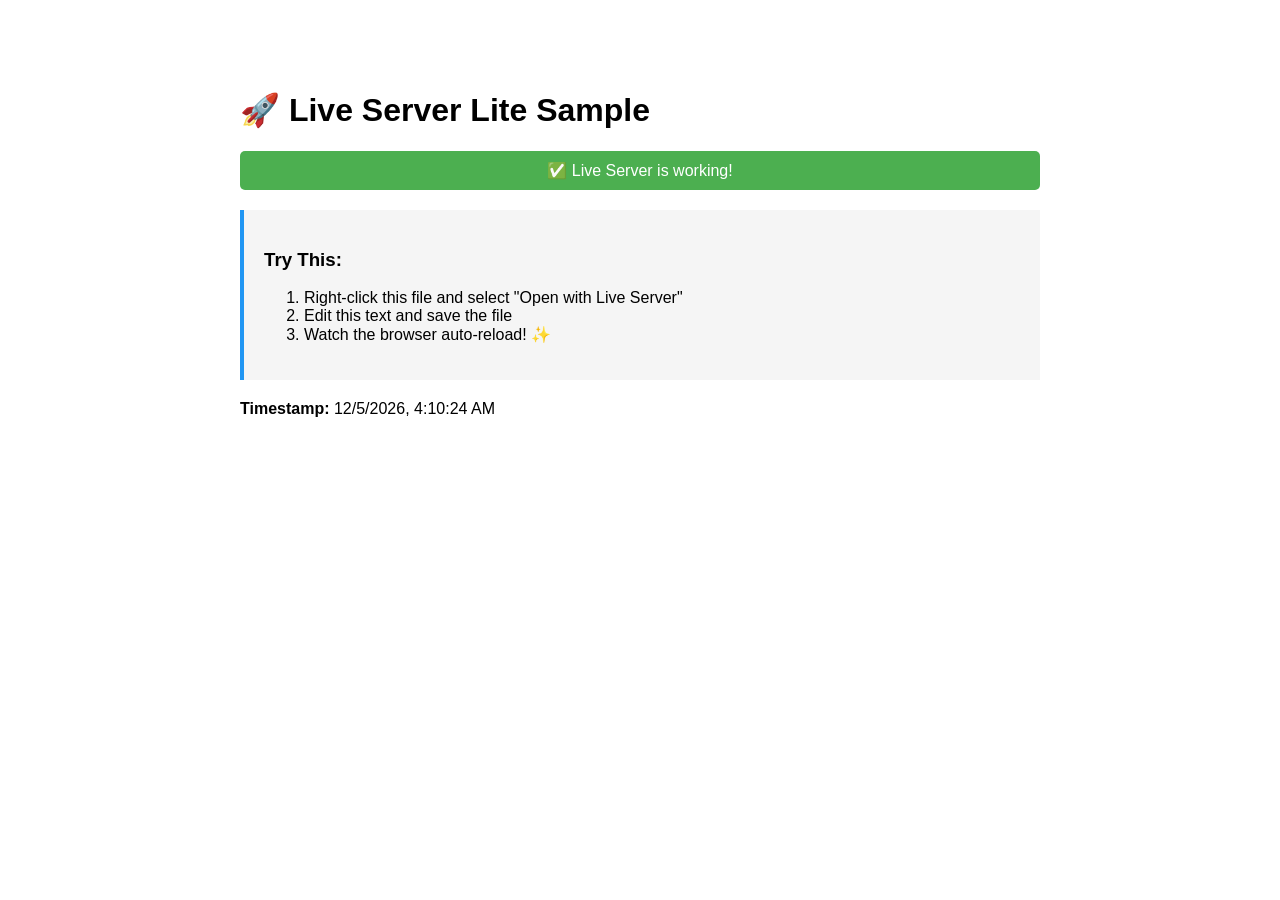
<file: live-server-sample.html>
<!DOCTYPE html>
<html lang="en">
<head>
    <meta charset="UTF-8">
    <meta name="viewport" content="width=device-width, initial-scale=1.0">
    <title>Live Server Lite - Sample</title>
    <style>
        body { font-family: Arial, sans-serif; max-width: 800px; margin: 50px auto; padding: 20px; }
        .status { background: #4CAF50; color: white; padding: 10px; border-radius: 5px; text-align: center; }
        .instructions { background: #f5f5f5; padding: 20px; border-left: 4px solid #2196F3; margin: 20px 0; }
    </style>
</head>
<body>
    <h1>🚀 Live Server Lite Sample</h1>
    <div class="status">✅ Live Server is working!</div>
    <div class="instructions">
        <h3>Try This:</h3>
        <ol>
            <li>Right-click this file and select "Open with Live Server"</li>
            <li>Edit this text and save the file</li>
            <li>Watch the browser auto-reload! ✨</li>
        </ol>
    </div>
    <p><strong>Timestamp:</strong> <span id="time"></span></p>
    <script>document.getElementById('time').textContent = new Date().toLocaleString();</script>
</body>
</html>
</file>
<file: style.css>
/* CSS Design System & Custom Properties */
:root {
    --bg-dark: #090d16;
    --bg-card: rgba(22, 30, 46, 0.75);
    --bg-card-hover: rgba(30, 41, 64, 0.85);
    --border-color: rgba(255, 255, 255, 0.08);
    --border-highlight: rgba(99, 102, 241, 0.4);
    
    --primary: #6366f1;
    --primary-hover: #4f46e5;
    --primary-light: rgba(99, 102, 241, 0.15);
    
    --cyan: #06b6d4;
    --emerald: #10b981;
    --amber: #f59e0b;
    --rose: #f43f5e;
    --purple: #a855f7;
    
    --text-main: #f8fafc;
    --text-muted: #94a3b8;
    --text-dim: #64748b;
    
    --radius-sm: 8px;
    --radius-md: 12px;
    --radius-lg: 18px;
    --radius-full: 9999px;
    
    --shadow-subtle: 0 4px 20px -2px rgba(0, 0, 0, 0.5);
    --shadow-glow: 0 0 25px rgba(99, 102, 241, 0.25);
    
    --font-sans: 'Outfit', -apple-system, BlinkMacSystemFont, "Segoe UI", Roboto, sans-serif;
    --font-mono: 'JetBrains Mono', monospace;
    
    --transition-fast: all 0.2s cubic-bezier(0.4, 0, 0.2, 1);
    --transition-normal: all 0.3s cubic-bezier(0.4, 0, 0.2, 1);
}

/* Reset & Base Setup */
* {
    box-sizing: border-box;
    margin: 0;
    padding: 0;
}

html {
    scroll-behavior: smooth;
    font-size: 16px;
}

body {
    background-color: var(--bg-dark);
    color: var(--text-main);
    font-family: var(--font-sans);
    line-height: 1.6;
    min-height: 100vh;
    overflow-x: hidden;
    position: relative;
    padding-bottom: 2rem;
}

/* Ambient Background Glow */
.bg-glow {
    position: fixed;
    border-radius: 50%;
    filter: blur(140px);
    z-index: -1;
    pointer-events: none;
}

.glow-1 {
    width: 500px;
    height: 500px;
    background: radial-gradient(circle, rgba(99, 102, 241, 0.15) 0%, rgba(0,0,0,0) 70%);
    top: -100px;
    left: -100px;
}

.glow-2 {
    width: 600px;
    height: 600px;
    background: radial-gradient(circle, rgba(6, 182, 212, 0.12) 0%, rgba(0,0,0,0) 70%);
    bottom: -150px;
    right: -150px;
}

.app-container {
    max-width: 1280px;
    margin: 0 auto;
    padding: 1.5rem 1.5rem;
}

/* Header Section */
.main-header {
    display: flex;
    justify-content: space-between;
    align-items: center;
    padding: 1.25rem 1.75rem;
    background: var(--bg-card);
    backdrop-filter: blur(16px);
    -webkit-backdrop-filter: blur(16px);
    border: 1px solid var(--border-color);
    border-radius: var(--radius-lg);
    margin-bottom: 2rem;
    box-shadow: var(--shadow-subtle);
}

.logo-area {
    display: flex;
    align-items: center;
    gap: 1rem;
}

.logo-icon {
    width: 48px;
    height: 48px;
    background: linear-gradient(135deg, var(--primary), var(--cyan));
    border-radius: var(--radius-md);
    display: flex;
    align-items: center;
    justify-content: center;
    color: #fff;
    box-shadow: var(--shadow-glow);
}

.main-header h1 {
    font-size: 1.4rem;
    font-weight: 700;
    letter-spacing: -0.02em;
    background: linear-gradient(135deg, #ffffff, #cbd5e1);
    -webkit-background-clip: text;
    background-clip: text;
    -webkit-text-fill-color: transparent;
}

.subtitle {
    font-size: 0.85rem;
    color: var(--text-muted);
}

.nav-links {
    display: flex;
    gap: 1.25rem;
}

.nav-links a {
    color: var(--text-muted);
    text-decoration: none;
    font-size: 0.9rem;
    font-weight: 500;
    transition: var(--transition-fast);
    padding: 0.4rem 0.8rem;
    border-radius: var(--radius-sm);
}

.nav-links a:hover {
    color: var(--text-main);
    background: rgba(255, 255, 255, 0.05);
}

/* Section Layout */
.dashboard-section {
    margin-bottom: 2.5rem;
}

.section-header {
    margin-bottom: 1.25rem;
}

.section-header h2 {
    font-size: 1.35rem;
    font-weight: 600;
    color: var(--text-main);
    display: flex;
    align-items: center;
    gap: 0.5rem;
}

.section-header p {
    font-size: 0.9rem;
    color: var(--text-muted);
}

.grid-layout {
    display: grid;
    gap: 1.5rem;
}

.grid-layout.two-column {
    grid-template-columns: 1fr 1.3fr;
}

.grid-layout.three-column {
    grid-template-columns: repeat(3, 1fr);
}

/* Glassmorphism Cards */
.glass-card {
    background: var(--bg-card);
    backdrop-filter: blur(16px);
    -webkit-backdrop-filter: blur(16px);
    border: 1px solid var(--border-color);
    border-radius: var(--radius-lg);
    padding: 1.5rem;
    box-shadow: var(--shadow-subtle);
    transition: var(--transition-normal);
}

.glass-card:hover {
    border-color: rgba(255, 255, 255, 0.12);
}

.card-header {
    display: flex;
    justify-content: space-between;
    align-items: center;
    margin-bottom: 1.25rem;
}

.card-header.border-bottom {
    border-bottom: 1px solid var(--border-color);
    padding-bottom: 1rem;
}

.card-header h3 {
    font-size: 1.1rem;
    font-weight: 600;
}

/* Badges */
.badge {
    font-size: 0.75rem;
    font-weight: 600;
    padding: 0.25rem 0.6rem;
    border-radius: var(--radius-full);
    text-transform: uppercase;
    letter-spacing: 0.03em;
}

.info-badge {
    background: rgba(99, 102, 241, 0.15);
    color: #a5b4fc;
    border: 1px solid rgba(99, 102, 241, 0.3);
}

.algo-tag {
    font-size: 0.75rem;
    font-weight: 600;
    padding: 0.2rem 0.6rem;
    border-radius: var(--radius-sm);
}

.priority-tag {
    background: rgba(245, 158, 11, 0.15);
    color: #fcd34d;
    border: 1px solid rgba(245, 158, 11, 0.3);
}

.rr-tag {
    background: rgba(6, 182, 212, 0.15);
    color: #67e8f9;
    border: 1px solid rgba(6, 182, 212, 0.3);
}

/* Form Controls & Inputs */
.process-form {
    display: flex;
    flex-direction: column;
    gap: 1rem;
}

.form-row {
    display: grid;
    grid-template-columns: 1fr 1fr;
    gap: 1rem;
}

.form-group {
    display: flex;
    flex-direction: column;
    gap: 0.4rem;
}

.form-group label {
    font-size: 0.85rem;
    font-weight: 500;
    color: var(--text-muted);
}

input[type="text"],
input[type="number"] {
    width: 100%;
    padding: 0.65rem 0.9rem;
    background: rgba(15, 23, 42, 0.7);
    border: 1px solid var(--border-color);
    border-radius: var(--radius-sm);
    color: var(--text-main);
    font-family: var(--font-mono);
    font-size: 0.95rem;
    outline: none;
    transition: var(--transition-fast);
}

input[type="text"]:focus,
input[type="number"]:focus {
    border-color: var(--primary);
    box-shadow: 0 0 0 3px rgba(99, 102, 241, 0.2);
    background: rgba(15, 23, 42, 0.9);
}

.input-with-hint small {
    display: block;
    font-size: 0.75rem;
    color: var(--text-dim);
    margin-top: 0.25rem;
}

.divider {
    border: none;
    border-top: 1px solid var(--border-color);
    margin: 1.25rem 0;
}

/* Global Config & Action Buttons */
.global-config {
    display: flex;
    flex-direction: column;
    gap: 1.25rem;
}

.action-buttons-grid {
    display: grid;
    grid-template-columns: 1fr 1fr;
    gap: 0.75rem;
}

.span-2 {
    grid-column: span 2;
}

/* Button Component Library */
.btn {
    display: inline-flex;
    align-items: center;
    justify-content: center;
    gap: 0.5rem;
    padding: 0.7rem 1.2rem;
    border-radius: var(--radius-sm);
    font-family: var(--font-sans);
    font-size: 0.9rem;
    font-weight: 600;
    cursor: pointer;
    border: 1px solid transparent;
    transition: var(--transition-fast);
}

.btn:active {
    transform: scale(0.98);
}

.btn-primary {
    background: linear-gradient(135deg, var(--primary), var(--primary-hover));
    color: #fff;
    box-shadow: 0 4px 12px rgba(99, 102, 241, 0.3);
}

.btn-primary:hover {
    box-shadow: 0 6px 20px rgba(99, 102, 241, 0.5);
    transform: translateY(-1px);
}

.btn-secondary {
    background: rgba(255, 255, 255, 0.05);
    color: var(--text-main);
    border-color: var(--border-color);
}

.btn-secondary:hover {
    background: rgba(255, 255, 255, 0.1);
    border-color: rgba(255, 255, 255, 0.2);
}

.btn-danger {
    background: rgba(244, 63, 94, 0.15);
    color: #fca5a5;
    border-color: rgba(244, 63, 94, 0.3);
}

.btn-danger:hover {
    background: rgba(244, 63, 94, 0.25);
    color: #fff;
}

.btn-success {
    background: linear-gradient(135deg, #10b981, #059669);
    color: #fff;
    box-shadow: 0 4px 14px rgba(16, 185, 129, 0.35);
}

.btn-success:hover {
    box-shadow: 0 6px 22px rgba(16, 185, 129, 0.5);
    transform: translateY(-1px);
}

.btn-text {
    background: none;
    border: none;
    font-size: 0.85rem;
    font-weight: 500;
    cursor: pointer;
    transition: var(--transition-fast);
}

.btn-text.danger-text {
    color: var(--rose);
}

.btn-text.danger-text:hover {
    text-decoration: underline;
}

.full-width {
    width: 100%;
}

/* Styled Input & Output Tables */
.table-responsive {
    overflow-x: auto;
    width: 100%;
}

.styled-table {
    width: 100%;
    border-collapse: collapse;
    font-size: 0.9rem;
    text-align: left;
}

.styled-table th {
    background: rgba(15, 23, 42, 0.6);
    color: var(--text-muted);
    font-weight: 600;
    padding: 0.75rem 1rem;
    border-bottom: 1px solid var(--border-color);
    font-size: 0.8rem;
    text-transform: uppercase;
    letter-spacing: 0.04em;
}

.styled-table td {
    padding: 0.75rem 1rem;
    border-bottom: 1px solid rgba(255, 255, 255, 0.04);
    font-family: var(--font-mono);
    color: var(--text-main);
}

.styled-table tbody tr {
    transition: var(--transition-fast);
}

.styled-table tbody tr:hover {
    background: rgba(255, 255, 255, 0.03);
}

.btn-delete-row {
    background: rgba(244, 63, 94, 0.15);
    color: var(--rose);
    border: none;
    border-radius: var(--radius-sm);
    padding: 0.3rem 0.6rem;
    cursor: pointer;
    transition: var(--transition-fast);
}

.btn-delete-row:hover {
    background: var(--rose);
    color: #fff;
}

.empty-state {
    text-align: center;
    padding: 3rem 1rem;
    color: var(--text-dim);
    display: flex;
    flex-direction: column;
    align-items: center;
    gap: 0.5rem;
}

/* Simulation Output Section */
.margin-bottom-lg {
    margin-bottom: 2rem;
}

.algo-title {
    display: flex;
    align-items: center;
    gap: 0.75rem;
}

.metrics-summary {
    display: flex;
    gap: 0.75rem;
}

.metric-pill {
    background: rgba(15, 23, 42, 0.6);
    border: 1px solid var(--border-color);
    padding: 0.35rem 0.75rem;
    border-radius: var(--radius-full);
    font-size: 0.85rem;
    color: var(--text-muted);
}

.metric-pill strong {
    color: var(--cyan);
    font-family: var(--font-mono);
}

.sub-heading {
    font-size: 0.95rem;
    font-weight: 600;
    color: var(--text-muted);
    margin: 1.25rem 0 0.75rem 0;
    text-transform: uppercase;
    letter-spacing: 0.03em;
}

/* Gantt Chart Component */
.gantt-container-wrapper {
    margin-bottom: 1.5rem;
}

.gantt-chart-scroll {
    overflow-x: auto;
    padding: 0.5rem 0 1rem 0;
}

.gantt-chart {
    display: flex;
    min-height: 80px;
    background: rgba(15, 23, 42, 0.8);
    border-radius: var(--radius-md);
    border: 1px solid var(--border-color);
    padding: 0.75rem;
    gap: 4px;
    position: relative;
    min-width: 500px;
}

.gantt-block {
    display: flex;
    flex-direction: column;
    justify-content: space-between;
    align-items: center;
    border-radius: 6px;
    padding: 0.5rem;
    position: relative;
    transition: var(--transition-fast);
    box-shadow: 0 2px 6px rgba(0, 0, 0, 0.3);
    min-width: 45px;
}

.gantt-block:hover {
    transform: translateY(-2px);
    z-index: 5;
    filter: brightness(1.15);
}

.gantt-block.idle-block {
    background: repeating-linear-gradient(
        45deg,
        rgba(30, 41, 59, 0.8),
        rgba(30, 41, 59, 0.8) 10px,
        rgba(51, 65, 85, 0.8) 10px,
        rgba(51, 65, 85, 0.8) 20px
    );
    border: 1px dashed var(--text-dim);
    color: var(--text-muted);
}

.gantt-block .pid {
    font-weight: 700;
    font-size: 0.95rem;
    letter-spacing: 0.02em;
    color: #fff;
    text-shadow: 0 1px 3px rgba(0,0,0,0.5);
}

.gantt-block .duration {
    font-size: 0.7rem;
    font-family: var(--font-mono);
    opacity: 0.85;
}

.gantt-time-range {
    display: flex;
    justify-content: space-between;
    width: 100%;
    position: absolute;
    bottom: -22px;
    left: 0;
    font-family: var(--font-mono);
    font-size: 0.75rem;
    color: var(--text-muted);
}

.time-marker-start {
    position: absolute;
    left: 2px;
}

.time-marker-end {
    position: absolute;
    right: 2px;
}

.gantt-legend {
    display: flex;
    gap: 1.5rem;
    margin-top: 1.5rem;
    font-size: 0.8rem;
    color: var(--text-muted);
}

.legend-item {
    display: flex;
    align-items: center;
    gap: 0.5rem;
}

.legend-box {
    width: 14px;
    height: 14px;
    border-radius: 3px;
}

.legend-box.idle-box {
    background: repeating-linear-gradient(45deg, #1e293b, #1e293b 4px, #334155 4px, #334155 8px);
}

.legend-box.process-box {
    background: linear-gradient(135deg, var(--primary), var(--cyan));
}

/* Comparison Section */
.comparison-grid {
    display: grid;
    grid-template-columns: 1fr 1fr;
    gap: 1.5rem;
    margin-bottom: 1.5rem;
}

.comparison-card h4 {
    font-size: 1rem;
    color: var(--text-main);
    margin-bottom: 1rem;
}

.stat-bars {
    display: flex;
    flex-direction: column;
    gap: 1rem;
}

.stat-row {
    display: flex;
    flex-direction: column;
    gap: 0.3rem;
}

.stat-label {
    font-size: 0.85rem;
    color: var(--text-muted);
}

.stat-val {
    font-family: var(--font-mono);
    font-weight: 600;
    font-size: 0.95rem;
    color: var(--text-main);
}

.bar-bg {
    width: 100%;
    height: 10px;
    background: rgba(15, 23, 42, 0.8);
    border-radius: var(--radius-full);
    overflow: hidden;
    border: 1px solid var(--border-color);
}

.bar-fill {
    height: 100%;
    border-radius: var(--radius-full);
    transition: width 0.6s cubic-bezier(0.4, 0, 0.2, 1);
}

.priority-bar {
    background: linear-gradient(90deg, var(--amber), #f59e0b);
}

.rr-bar {
    background: linear-gradient(90deg, var(--cyan), var(--primary));
}

.conclusion-box {
    display: flex;
    align-items: flex-start;
    gap: 1rem;
    background: rgba(99, 102, 241, 0.08);
    border: 1px solid var(--border-highlight);
    border-radius: var(--radius-md);
    padding: 1.25rem;
}

.conclusion-icon {
    color: var(--primary);
    flex-shrink: 0;
    margin-top: 2px;
}

.conclusion-box h4 {
    font-size: 1rem;
    color: #fff;
    margin-bottom: 0.25rem;
}

.conclusion-box p {
    font-size: 0.9rem;
    color: #cbd5e1;
}

/* Educational Cards */
.edu-card {
    display: flex;
    flex-direction: column;
    gap: 0.75rem;
}

.edu-icon {
    width: 40px;
    height: 40px;
    border-radius: var(--radius-sm);
    background: var(--primary-light);
    color: var(--primary);
    display: flex;
    align-items: center;
    justify-content: center;
}

.edu-card h3 {
    font-size: 1.05rem;
    color: var(--text-main);
}

.edu-card p, .edu-card ul {
    font-size: 0.88rem;
    color: var(--text-muted);
}

.edu-card ul {
    padding-left: 1.25rem;
    display: flex;
    flex-direction: column;
    gap: 0.4rem;
}

.edu-card code {
    background: rgba(15, 23, 42, 0.8);
    color: var(--cyan);
    padding: 0.1rem 0.4rem;
    border-radius: 4px;
    font-family: var(--font-mono);
    font-size: 0.82rem;
}

/* Algorithm Steps List */
.algo-steps {
    padding-left: 1.25rem;
    display: flex;
    flex-direction: column;
    gap: 0.75rem;
}

.algo-steps li {
    font-size: 0.9rem;
    color: var(--text-muted);
    line-height: 1.5;
}

.algo-steps li strong {
    color: var(--text-main);
}

.algo-steps code {
    background: rgba(15, 23, 42, 0.8);
    color: var(--cyan);
    padding: 0.1rem 0.4rem;
    border-radius: 4px;
    font-family: var(--font-mono);
    font-size: 0.82rem;
}

/* Toast Notifications */
.toast-container {
    position: fixed;
    top: 20px;
    right: 20px;
    z-index: 1000;
    display: flex;
    flex-direction: column;
    gap: 10px;
}

.toast {
    background: rgba(15, 23, 42, 0.95);
    backdrop-filter: blur(12px);
    border: 1px solid var(--border-color);
    padding: 0.85rem 1.25rem;
    border-radius: var(--radius-md);
    color: #fff;
    font-size: 0.9rem;
    box-shadow: 0 10px 30px rgba(0, 0, 0, 0.5);
    display: flex;
    align-items: center;
    gap: 0.75rem;
    animation: slideIn 0.3s ease forwards;
    max-width: 380px;
}

.toast.toast-error {
    border-color: rgba(244, 63, 94, 0.5);
    background: rgba(244, 63, 94, 0.15);
    color: #fecdd3;
}

.toast.toast-success {
    border-color: rgba(16, 185, 129, 0.5);
    background: rgba(16, 185, 129, 0.15);
    color: #a7f3d0;
}

@keyframes slideIn {
    from {
        opacity: 0;
        transform: translateX(100px);
    }
    to {
        opacity: 1;
        transform: translateX(0);
    }
}

/* Footer */
.main-footer {
    text-align: center;
    padding-top: 2rem;
    border-top: 1px solid var(--border-color);
    color: var(--text-dim);
    font-size: 0.85rem;
}

.main-footer p {
    margin-bottom: 0.25rem;
}

/* Responsive Media Queries */
@media (max-width: 992px) {
    .grid-layout.two-column,
    .grid-layout.three-column,
    .comparison-grid {
        grid-template-columns: 1fr;
    }
    
    .nav-links {
        display: none;
    }
}

@media (max-width: 600px) {
    .main-header {
        flex-direction: column;
        align-items: flex-start;
        gap: 1rem;
    }
    
    .form-row {
        grid-template-columns: 1fr;
    }
    
    .action-buttons-grid {
        grid-template-columns: 1fr;
    }
    
    .span-2 {
        grid-column: span 1;
    }
    
    .metrics-summary {
        flex-direction: column;
        gap: 0.3rem;
    }
}
</file>
<file: CPU-Scheduling-Simulator/style.css>
/* CSS Design System & Custom Properties */
:root {
    --bg-dark: #090d16;
    --bg-card: rgba(22, 30, 46, 0.75);
    --bg-card-hover: rgba(30, 41, 64, 0.85);
    --border-color: rgba(255, 255, 255, 0.08);
    --border-highlight: rgba(99, 102, 241, 0.4);

    --primary: #6366f1;
    --primary-hover: #4f46e5;
    --primary-light: rgba(99, 102, 241, 0.15);

    --cyan: #06b6d4;
    --emerald: #10b981;
    --amber: #f59e0b;
    --rose: #f43f5e;
    --purple: #a855f7;

    --text-main: #f8fafc;
    --text-muted: #94a3b8;
    --text-dim: #64748b;

    --radius-sm: 8px;
    --radius-md: 12px;
    --radius-lg: 18px;
    --radius-full: 9999px;

    --shadow-subtle: 0 4px 20px -2px rgba(0, 0, 0, 0.5);
    --shadow-glow: 0 0 25px rgba(99, 102, 241, 0.25);

    --font-sans: 'Outfit', -apple-system, BlinkMacSystemFont, "Segoe UI", Roboto, sans-serif;
    --font-mono: 'JetBrains Mono', monospace;

    --transition-fast: all 0.2s cubic-bezier(0.4, 0, 0.2, 1);
    --transition-normal: all 0.3s cubic-bezier(0.4, 0, 0.2, 1);
}

/* Reset & Base Setup */
* {
    box-sizing: border-box;
    margin: 0;
    padding: 0;
}

html {
    scroll-behavior: smooth;
    font-size: 16px;
}

body {
    background-color: var(--bg-dark);
    color: var(--text-main);
    font-family: var(--font-sans);
    line-height: 1.6;
    min-height: 100vh;
    overflow-x: hidden;
    position: relative;
    padding-bottom: 2rem;
}

/* Ambient Background Glow */
.bg-glow {
    position: fixed;
    border-radius: 50%;
    filter: blur(140px);
    z-index: -1;
    pointer-events: none;
}

.glow-1 {
    width: 500px;
    height: 500px;
    background: radial-gradient(circle, rgba(99, 102, 241, 0.15) 0%, rgba(0, 0, 0, 0) 70%);
    top: -100px;
    left: -100px;
}

.glow-2 {
    width: 600px;
    height: 600px;
    background: radial-gradient(circle, rgba(6, 182, 212, 0.12) 0%, rgba(0, 0, 0, 0) 70%);
    bottom: -150px;
    right: -150px;
}

.app-container {
    max-width: 1280px;
    margin: 0 auto;
    padding: 1.5rem 1.5rem;
}

/* Header Section */
.main-header {
    display: flex;
    justify-content: space-between;
    align-items: center;
    padding: 1.25rem 1.75rem;
    background: var(--bg-card);
    backdrop-filter: blur(16px);
    -webkit-backdrop-filter: blur(16px);
    border: 1px solid var(--border-color);
    border-radius: var(--radius-lg);
    margin-bottom: 2rem;
    box-shadow: var(--shadow-subtle);
}

.logo-area {
    display: flex;
    align-items: center;
    gap: 1rem;
}

.logo-icon {
    width: 48px;
    height: 48px;
    background: linear-gradient(135deg, var(--primary), var(--cyan));
    border-radius: var(--radius-md);
    display: flex;
    align-items: center;
    justify-content: center;
    color: #fff;
    box-shadow: var(--shadow-glow);
}

.main-header h1 {
    font-size: 1.4rem;
    font-weight: 700;
    letter-spacing: -0.02em;
    background: linear-gradient(135deg, #ffffff, #cbd5e1);
    -webkit-background-clip: text;
    background-clip: text;
    -webkit-text-fill-color: transparent;
}

.subtitle {
    font-size: 0.85rem;
    color: var(--text-muted);
}

.nav-links {
    display: flex;
    gap: 1.25rem;
}

.nav-links a {
    color: var(--text-muted);
    text-decoration: none;
    font-size: 0.9rem;
    font-weight: 500;
    transition: var(--transition-fast);
    padding: 0.4rem 0.8rem;
    border-radius: var(--radius-sm);
}

.nav-links a:hover {
    color: var(--text-main);
    background: rgba(255, 255, 255, 0.05);
}

/* Section Layout */
.dashboard-section {
    margin-bottom: 2.5rem;
}

.section-header {
    margin-bottom: 1.25rem;
}

.section-header h2 {
    font-size: 1.35rem;
    font-weight: 600;
    color: var(--text-main);
    display: flex;
    align-items: center;
    gap: 0.5rem;
}

.section-header p {
    font-size: 0.9rem;
    color: var(--text-muted);
}

.grid-layout {
    display: grid;
    gap: 1.5rem;
}

.grid-layout.two-column {
    grid-template-columns: 1fr 1.3fr;
}

.grid-layout.three-column {
    grid-template-columns: repeat(3, 1fr);
}

/* Glassmorphism Cards */
.glass-card {
    background: var(--bg-card);
    backdrop-filter: blur(16px);
    -webkit-backdrop-filter: blur(16px);
    border: 1px solid var(--border-color);
    border-radius: var(--radius-lg);
    padding: 1.5rem;
    box-shadow: var(--shadow-subtle);
    transition: var(--transition-normal);
}

.glass-card:hover {
    border-color: rgba(255, 255, 255, 0.12);
}

.card-header {
    display: flex;
    justify-content: space-between;
    align-items: center;
    margin-bottom: 1.25rem;
}

.card-header.border-bottom {
    border-bottom: 1px solid var(--border-color);
    padding-bottom: 1rem;
}

.card-header h3 {
    font-size: 1.1rem;
    font-weight: 600;
}

/* Badges */
.badge {
    font-size: 0.75rem;
    font-weight: 600;
    padding: 0.25rem 0.6rem;
    border-radius: var(--radius-full);
    text-transform: uppercase;
    letter-spacing: 0.03em;
}

.info-badge {
    background: rgba(99, 102, 241, 0.15);
    color: #a5b4fc;
    border: 1px solid rgba(99, 102, 241, 0.3);
}

.algo-tag {
    font-size: 0.75rem;
    font-weight: 600;
    padding: 0.2rem 0.6rem;
    border-radius: var(--radius-sm);
}

.priority-tag {
    background: rgba(245, 158, 11, 0.15);
    color: #fcd34d;
    border: 1px solid rgba(245, 158, 11, 0.3);
}

.rr-tag {
    background: rgba(6, 182, 212, 0.15);
    color: #67e8f9;
    border: 1px solid rgba(6, 182, 212, 0.3);
}

/* Form Controls & Inputs */
.process-form {
    display: flex;
    flex-direction: column;
    gap: 1rem;
}

.form-row {
    display: grid;
    grid-template-columns: 1fr 1fr;
    gap: 1rem;
}

.form-group {
    display: flex;
    flex-direction: column;
    gap: 0.4rem;
}

.form-group label {
    font-size: 0.85rem;
    font-weight: 500;
    color: var(--text-muted);
}

input[type="text"],
input[type="number"] {
    width: 100%;
    padding: 0.65rem 0.9rem;
    background: rgba(15, 23, 42, 0.7);
    border: 1px solid var(--border-color);
    border-radius: var(--radius-sm);
    color: var(--text-main);
    font-family: var(--font-mono);
    font-size: 0.95rem;
    outline: none;
    transition: var(--transition-fast);
}

input[type="text"]:focus,
input[type="number"]:focus {
    border-color: var(--primary);
    box-shadow: 0 0 0 3px rgba(99, 102, 241, 0.2);
    background: rgba(15, 23, 42, 0.9);
}

.input-with-hint small {
    display: block;
    font-size: 0.75rem;
    color: var(--text-dim);
    margin-top: 0.25rem;
}

.divider {
    border: none;
    border-top: 1px solid var(--border-color);
    margin: 1.25rem 0;
}

/* Global Config & Action Buttons */
.global-config {
    display: flex;
    flex-direction: column;
    gap: 1.25rem;
}

.action-buttons-grid {
    display: grid;
    grid-template-columns: 1fr 1fr;
    gap: 0.75rem;
}

.span-2 {
    grid-column: span 2;
}

/* Button Component Library */
.btn {
    display: inline-flex;
    align-items: center;
    justify-content: center;
    gap: 0.5rem;
    padding: 0.7rem 1.2rem;
    border-radius: var(--radius-sm);
    font-family: var(--font-sans);
    font-size: 0.9rem;
    font-weight: 600;
    cursor: pointer;
    border: 1px solid transparent;
    transition: var(--transition-fast);
}

.btn:active {
    transform: scale(0.98);
}

.btn-primary {
    background: linear-gradient(135deg, var(--primary), var(--primary-hover));
    color: #fff;
    box-shadow: 0 4px 12px rgba(99, 102, 241, 0.3);
}

.btn-primary:hover {
    box-shadow: 0 6px 20px rgba(99, 102, 241, 0.5);
    transform: translateY(-1px);
}

.btn-secondary {
    background: rgba(255, 255, 255, 0.05);
    color: var(--text-main);
    border-color: var(--border-color);
}

.btn-secondary:hover {
    background: rgba(255, 255, 255, 0.1);
    border-color: rgba(255, 255, 255, 0.2);
}

.btn-danger {
    background: rgba(244, 63, 94, 0.15);
    color: #fca5a5;
    border-color: rgba(244, 63, 94, 0.3);
}

.btn-danger:hover {
    background: rgba(244, 63, 94, 0.25);
    color: #fff;
}

.btn-success {
    background: linear-gradient(135deg, #10b981, #059669);
    color: #fff;
    box-shadow: 0 4px 14px rgba(16, 185, 129, 0.35);
}

.btn-success:hover {
    box-shadow: 0 6px 22px rgba(16, 185, 129, 0.5);
    transform: translateY(-1px);
}

.btn-text {
    background: none;
    border: none;
    font-size: 0.85rem;
    font-weight: 500;
    cursor: pointer;
    transition: var(--transition-fast);
}

.btn-text.danger-text {
    color: var(--rose);
}

.btn-text.danger-text:hover {
    text-decoration: underline;
}

.full-width {
    width: 100%;
}

/* Styled Input & Output Tables */
.table-responsive {
    overflow-x: auto;
    width: 100%;
}

.styled-table {
    width: 100%;
    border-collapse: collapse;
    font-size: 0.9rem;
    text-align: left;
}

.styled-table th {
    background: rgba(15, 23, 42, 0.6);
    color: var(--text-muted);
    font-weight: 600;
    padding: 0.75rem 1rem;
    border-bottom: 1px solid var(--border-color);
    font-size: 0.8rem;
    text-transform: uppercase;
    letter-spacing: 0.04em;
}

.styled-table td {
    padding: 0.75rem 1rem;
    border-bottom: 1px solid rgba(255, 255, 255, 0.04);
    font-family: var(--font-mono);
    color: var(--text-main);
}

.styled-table tbody tr {
    transition: var(--transition-fast);
}

.styled-table tbody tr:hover {
    background: rgba(255, 255, 255, 0.03);
}

.btn-delete-row {
    background: rgba(244, 63, 94, 0.15);
    color: var(--rose);
    border: none;
    border-radius: var(--radius-sm);
    padding: 0.3rem 0.6rem;
    cursor: pointer;
    transition: var(--transition-fast);
}

.btn-delete-row:hover {
    background: var(--rose);
    color: #fff;
}

.empty-state {
    text-align: center;
    padding: 3rem 1rem;
    color: var(--text-dim);
    display: flex;
    flex-direction: column;
    align-items: center;
    gap: 0.5rem;
}

/* Simulation Output Section */
.margin-bottom-lg {
    margin-bottom: 2rem;
}

.algo-title {
    display: flex;
    align-items: center;
    gap: 0.75rem;
}

.metrics-summary {
    display: flex;
    gap: 0.75rem;
}

.metric-pill {
    background: rgba(15, 23, 42, 0.6);
    border: 1px solid var(--border-color);
    padding: 0.35rem 0.75rem;
    border-radius: var(--radius-full);
    font-size: 0.85rem;
    color: var(--text-muted);
}

.metric-pill strong {
    color: var(--cyan);
    font-family: var(--font-mono);
}

.sub-heading {
    font-size: 0.95rem;
    font-weight: 600;
    color: var(--text-muted);
    margin: 1.25rem 0 0.75rem 0;
    text-transform: uppercase;
    letter-spacing: 0.03em;
}

/* Gantt Chart Component */
.gantt-container-wrapper {
    margin-bottom: 1.5rem;
}

.gantt-chart-scroll {
    overflow-x: auto;
    padding: 0.5rem 0 1rem 0;
}

.gantt-chart {
    display: flex;
    min-height: 80px;
    background: rgba(15, 23, 42, 0.8);
    border-radius: var(--radius-md);
    border: 1px solid var(--border-color);
    padding: 0.75rem;
    gap: 4px;
    position: relative;
    min-width: 500px;
}

.gantt-block {
    display: flex;
    flex-direction: column;
    justify-content: space-between;
    align-items: center;
    border-radius: 6px;
    padding: 0.5rem;
    position: relative;
    transition: var(--transition-fast);
    box-shadow: 0 2px 6px rgba(0, 0, 0, 0.3);
    min-width: 45px;
}

.gantt-block:hover {
    transform: translateY(-2px);
    z-index: 5;
    filter: brightness(1.15);
}

.gantt-block.idle-block {
    background: repeating-linear-gradient(45deg,
            rgba(30, 41, 59, 0.8),
            rgba(30, 41, 59, 0.8) 10px,
            rgba(51, 65, 85, 0.8) 10px,
            rgba(51, 65, 85, 0.8) 20px);
    border: 1px dashed var(--text-dim);
    color: var(--text-muted);
}

.gantt-block .pid {
    font-weight: 700;
    font-size: 0.95rem;
    letter-spacing: 0.02em;
    color: #fff;
    text-shadow: 0 1px 3px rgba(0, 0, 0, 0.5);
}

.gantt-block .duration {
    font-size: 0.7rem;
    font-family: var(--font-mono);
    opacity: 0.85;
}

.gantt-time-range {
    display: flex;
    justify-content: space-between;
    width: 100%;
    position: absolute;
    bottom: -22px;
    left: 0;
    font-family: var(--font-mono);
    font-size: 0.75rem;
    color: var(--text-muted);
}

.time-marker-start {
    position: absolute;
    left: 2px;
}

.time-marker-end {
    position: absolute;
    right: 2px;
}

.gantt-legend {
    display: flex;
    gap: 1.5rem;
    margin-top: 1.5rem;
    font-size: 0.8rem;
    color: var(--text-muted);
}

.legend-item {
    display: flex;
    align-items: center;
    gap: 0.5rem;
}

.legend-box {
    width: 14px;
    height: 14px;
    border-radius: 3px;
}

.legend-box.idle-box {
    background: repeating-linear-gradient(45deg, #1e293b, #1e293b 4px, #334155 4px, #334155 8px);
}

.legend-box.process-box {
    background: linear-gradient(135deg, var(--primary), var(--cyan));
}

/* Comparison Section */
.comparison-grid {
    display: grid;
    grid-template-columns: 1fr 1fr;
    gap: 1.5rem;
    margin-bottom: 1.5rem;
}

.comparison-card h4 {
    font-size: 1rem;
    color: var(--text-main);
    margin-bottom: 1rem;
}

.stat-bars {
    display: flex;
    flex-direction: column;
    gap: 1rem;
}

.stat-row {
    display: flex;
    flex-direction: column;
    gap: 0.3rem;
}

.stat-label {
    font-size: 0.85rem;
    color: var(--text-muted);
}

.stat-val {
    font-family: var(--font-mono);
    font-weight: 600;
    font-size: 0.95rem;
    color: var(--text-main);
}

.bar-bg {
    width: 100%;
    height: 10px;
    background: rgba(15, 23, 42, 0.8);
    border-radius: var(--radius-full);
    overflow: hidden;
    border: 1px solid var(--border-color);
}

.bar-fill {
    height: 100%;
    border-radius: var(--radius-full);
    transition: width 0.6s cubic-bezier(0.4, 0, 0.2, 1);
}

.priority-bar {
    background: linear-gradient(90deg, var(--amber), #f59e0b);
}

.rr-bar {
    background: linear-gradient(90deg, var(--cyan), var(--primary));
}

.conclusion-box {
    display: flex;
    align-items: flex-start;
    gap: 1rem;
    background: rgba(99, 102, 241, 0.08);
    border: 1px solid var(--border-highlight);
    border-radius: var(--radius-md);
    padding: 1.25rem;
}

.conclusion-icon {
    color: var(--primary);
    flex-shrink: 0;
    margin-top: 2px;
}

.conclusion-box h4 {
    font-size: 1rem;
    color: #fff;
    margin-bottom: 0.25rem;
}

.conclusion-box p {
    font-size: 0.9rem;
    color: #cbd5e1;
}

/* Educational Cards */
.edu-card {
    display: flex;
    flex-direction: column;
    gap: 0.75rem;
}

.edu-icon {
    width: 40px;
    height: 40px;
    border-radius: var(--radius-sm);
    background: var(--primary-light);
    color: var(--primary);
    display: flex;
    align-items: center;
    justify-content: center;
}

.edu-card h3 {
    font-size: 1.05rem;
    color: var(--text-main);
}

.edu-card p,
.edu-card ul {
    font-size: 0.88rem;
    color: var(--text-muted);
}

.edu-card ul {
    padding-left: 1.25rem;
    display: flex;
    flex-direction: column;
    gap: 0.4rem;
}

.edu-card code {
    background: rgba(15, 23, 42, 0.8);
    color: var(--cyan);
    padding: 0.1rem 0.4rem;
    border-radius: 4px;
    font-family: var(--font-mono);
    font-size: 0.82rem;
}

/* Algorithm Steps List */
.algo-steps {
    padding-left: 1.25rem;
    display: flex;
    flex-direction: column;
    gap: 0.75rem;
}

.algo-steps li {
    font-size: 0.9rem;
    color: var(--text-muted);
    line-height: 1.5;
}

.algo-steps li strong {
    color: var(--text-main);
}

.algo-steps code {
    background: rgba(15, 23, 42, 0.8);
    color: var(--cyan);
    padding: 0.1rem 0.4rem;
    border-radius: 4px;
    font-family: var(--font-mono);
    font-size: 0.82rem;
}

/* Toast Notifications */
.toast-container {
    position: fixed;
    top: 20px;
    right: 20px;
    z-index: 1000;
    display: flex;
    flex-direction: column;
    gap: 10px;
}

.toast {
    background: rgba(15, 23, 42, 0.95);
    backdrop-filter: blur(12px);
    border: 1px solid var(--border-color);
    padding: 0.85rem 1.25rem;
    border-radius: var(--radius-md);
    color: #fff;
    font-size: 0.9rem;
    box-shadow: 0 10px 30px rgba(0, 0, 0, 0.5);
    display: flex;
    align-items: center;
    gap: 0.75rem;
    animation: slideIn 0.3s ease forwards;
    max-width: 380px;
}

.toast.toast-error {
    border-color: rgba(244, 63, 94, 0.5);
    background: rgba(244, 63, 94, 0.15);
    color: #fecdd3;
}

.toast.toast-success {
    border-color: rgba(16, 185, 129, 0.5);
    background: rgba(16, 185, 129, 0.15);
    color: #a7f3d0;
}

@keyframes slideIn {
    from {
        opacity: 0;
        transform: translateX(100px);
    }

    to {
        opacity: 1;
        transform: translateX(0);
    }
}

/* Footer */
.main-footer {
    text-align: center;
    padding-top: 2rem;
    border-top: 1px solid var(--border-color);
    color: var(--text-dim);
    font-size: 0.85rem;
}

.main-footer p {
    margin-bottom: 0.25rem;
}

/* Responsive Media Queries */
@media (max-width: 992px) {

    .grid-layout.two-column,
    .grid-layout.three-column,
    .comparison-grid {
        grid-template-columns: 1fr;
    }

    .nav-links {
        display: none;
    }
}

@media (max-width: 600px) {
    .main-header {
        flex-direction: column;
        align-items: flex-start;
        gap: 1rem;
    }

    .form-row {
        grid-template-columns: 1fr;
    }

    .action-buttons-grid {
        grid-template-columns: 1fr;
    }

    .span-2 {
        grid-column: span 1;
    }

    .metrics-summary {
        flex-direction: column;
        gap: 0.3rem;
    }
}
</file>
